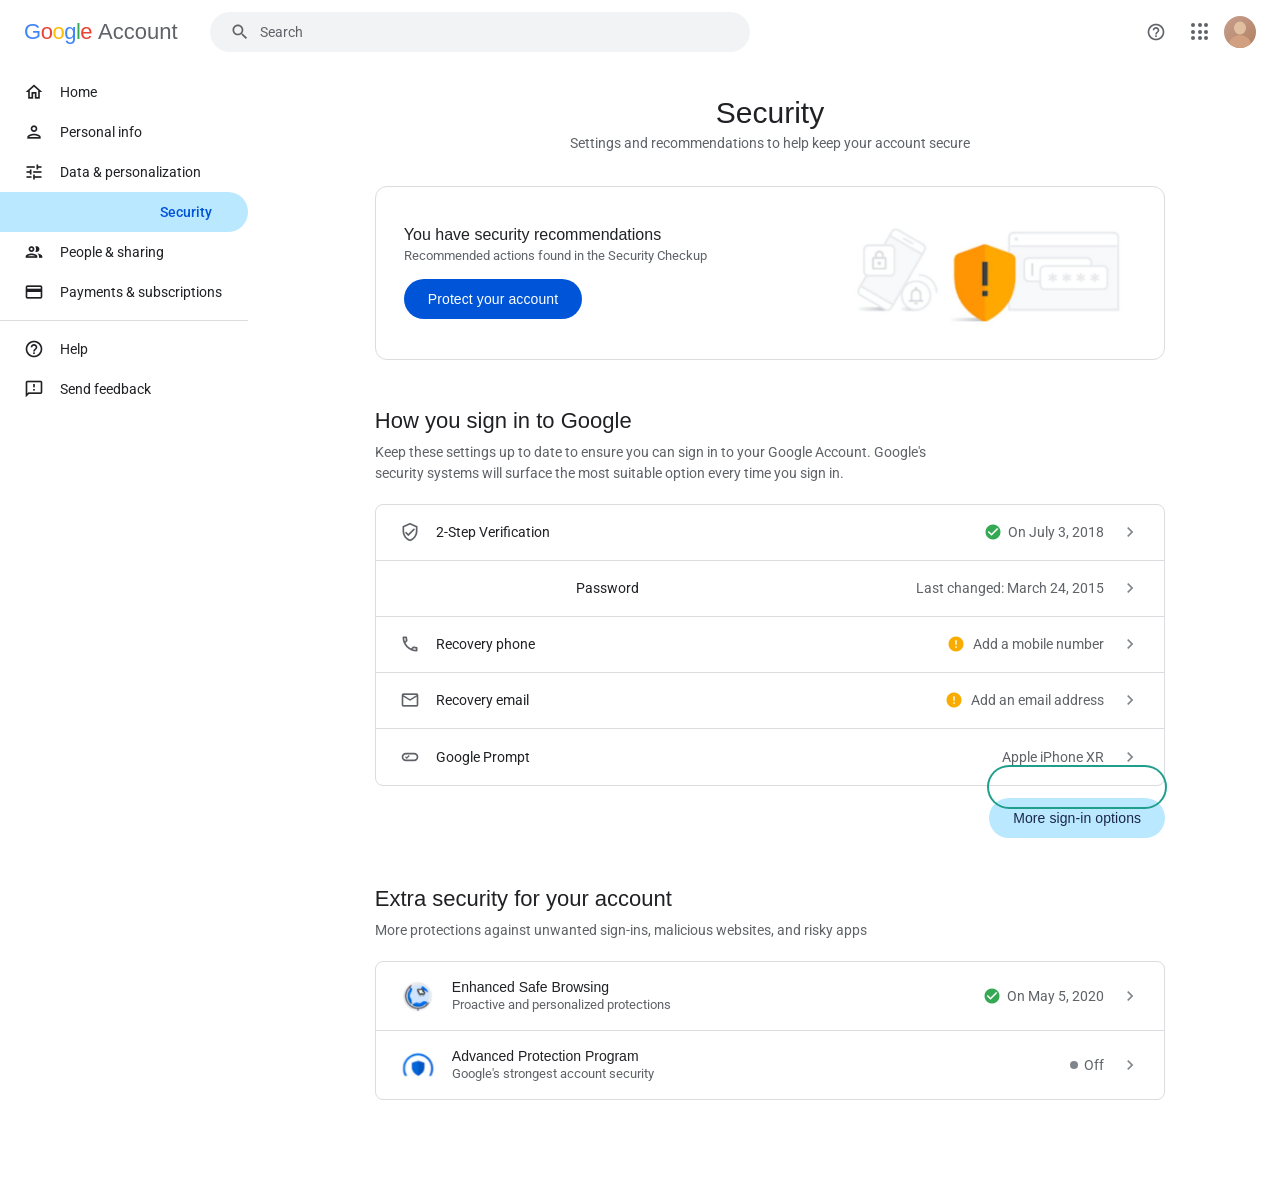
<file: prototypes/google-security/google-security-v3-tour.html>
<!DOCTYPE html>
<html lang="en">
<head>
<meta charset="UTF-8">
<meta name="viewport" content="width=device-width, initial-scale=1.0">
<title>Google Account – Security</title>
<link href="https://fonts.googleapis.com/css2?family=Google+Sans:wght@400;500&family=Google+Sans+Text:wght@400;500&family=Roboto:wght@300;400;500&display=swap" rel="stylesheet">
<link href="https://fonts.googleapis.com/icon?family=Material+Icons&display=swap" rel="stylesheet">
<link href="https://fonts.googleapis.com/icon?family=Material+Icons+Outlined&display=swap" rel="stylesheet">
<style>
  *, *::before, *::after { margin: 0; padding: 0; box-sizing: border-box; }

  :root {
    --blue: #0054D8;
    --blue-light: #B9E8FF;
    --blue-bg: #e8f0fe;
    --blue-hover: #003da6;
    --text-1: #202124;
    --text-2: #5f6368;
    --text-3: #80868b;
    --border: #dadce0;
    --bg: #fff;
    --hover: #f1f3f4;
    --green: #188038;
    --green-icon: #34a853;
    --yellow: #f9ab00;
    --illus-bg: #e8eef7;
    --radius: 8px;
  }

  html { font-size: 16px; -webkit-font-smoothing: antialiased; }
  body {
    font-family: 'Google Sans Text', 'Roboto', sans-serif;
    background: var(--bg); color: var(--text-1); min-height: 100vh;
  }

  /* ═══ ICON HELPERS ═══ */
  .mi {
    font-family: 'Material Icons Outlined'; font-size: 20px;
    font-weight: normal; font-style: normal; line-height: 1;
    letter-spacing: normal; text-transform: none;
    display: inline-flex; align-items: center; justify-content: center;
    white-space: nowrap; direction: ltr;
    -webkit-font-smoothing: antialiased;
    color: var(--text-2);
  }
  .mi-filled {
    font-family: 'Material Icons'; font-size: 18px;
    font-weight: normal; font-style: normal; line-height: 1;
    letter-spacing: normal; text-transform: none;
    display: inline-flex; align-items: center; justify-content: center;
    width: 18px; height: 18px;
    white-space: nowrap; direction: ltr;
    -webkit-font-smoothing: antialiased;
  }

  /* ═══ TOP NAV ═══ */
  .topnav {
    display: flex; align-items: center; justify-content: space-between;
    padding: 8px 24px; border-bottom: none;
    position: sticky; top: 0; background: var(--bg); z-index: 10000; height: 64px;
  }
  .topnav-left { display: flex; align-items: center; }
  .glogo {
    font-family: 'Google Sans', sans-serif; font-size: 22px; font-weight: 500;
    letter-spacing: -0.5px; display: flex; cursor: pointer; user-select: none;
  }
  .glogo .c1 { color: #4285f4; } .glogo .c2 { color: #ea4335; }
  .glogo .c3 { color: #fbbc04; } .glogo .c4 { color: #4285f4; }
  .glogo .c5 { color: #34a853; } .glogo .c6 { color: #ea4335; }
  .glogo-label {
    font-family: 'Google Sans Text', sans-serif; font-size: 22px;
    color: var(--text-2); margin-left: 6px; font-weight: 400;
  }
  .searchbox {
    display: flex; align-items: center; gap: 10px;
    background: var(--hover); border-radius: 24px;
    padding: 10px 20px; width: 540px; margin-left: 32px;
  }
  .searchbox .mi { font-size: 20px; }
  .searchbox span { font-size: 16px; color: var(--text-2); font-family: 'Roboto', sans-serif; }
  .topnav-right { display: flex; align-items: center; gap: 4px; }
  .icon-btn {
    width: 40px; height: 40px; border-radius: 50%;
    display: flex; align-items: center; justify-content: center;
    cursor: pointer; border: none; background: transparent;
    transition: background 0.15s;
  }
  .icon-btn:hover { background: var(--hover); }
  .avatar {
    width: 32px; height: 32px; border-radius: 50%;
    overflow: hidden; cursor: pointer;
  }
  .avatar img { width: 100%; height: 100%; object-fit: cover; }
  .apps-grid {
    display: grid; grid-template-columns: repeat(3, 1fr);
    width: 18px; height: 18px; gap: 2px;
  }
  .apps-grid span { width: 4px; height: 4px; border-radius: 50%; background: var(--text-2); }

  /* ═══ M3 ROUNDED BUTTONS ═══ */
  .btn-filled {
    display: inline-flex; align-items: center; gap: 8px;
    padding: 0 24px; border-radius: 20px;
    background: var(--blue); color: #fff;
    font-family: 'Google Sans', sans-serif;
    font-size: 14px; font-weight: 500;
    border: none; cursor: pointer;
    transition: background 0.15s, box-shadow 0.2s;
    letter-spacing: 0.1px; height: 40px;
    white-space: nowrap;
  }
  .btn-filled:hover { background: var(--blue-hover); box-shadow: 0 1px 3px rgba(0,0,0,0.2); }

  .btn-outlined {
    display: inline-flex; align-items: center; gap: 8px;
    padding: 0 24px; border-radius: 20px;
    border: none; background: #B9E8FF;
    color: #1B2649; font-family: 'Google Sans', sans-serif;
    font-size: 14px; font-weight: 500; cursor: pointer;
    transition: background 0.15s; letter-spacing: 0.1px; height: 40px;
  }
  .btn-outlined:hover { background: #a4def9; }

  .btn-tonal {
    display: inline-flex; align-items: center; gap: 6px;
    padding: 0 24px; border-radius: 20px;
    border: none; background: #dff3ff;
    color: var(--blue); font-family: 'Google Sans', sans-serif;
    font-size: 14px; font-weight: 500; cursor: pointer;
    transition: background 0.15s; letter-spacing: 0.1px; height: 40px;
    position: relative; z-index: 1;
  }
  .btn-tonal:hover { background: #c5e4ff; }
  .btn-tonal .mi {
    font-size: 18px; color: var(--blue);
    transition: transform 0.3s cubic-bezier(0.4, 0, 0.2, 1);
  }

  /* ═══ MODAL ═══ */
  .modal-overlay {
    display: none; position: fixed; inset: 0;
    background: rgba(0,0,0,0.4); z-index: 10001;
    align-items: center; justify-content: center;
  }
  .modal-overlay.active { display: flex; }
  .modal {
    position: relative;
    background: var(--bg); border-radius: 16px;
    padding: 32px; max-width: 460px; width: 90%;
    max-height: 90vh; overflow-y: auto;
    box-shadow: 0 8px 32px rgba(0,0,0,0.2);
  }
  .modal-close {
    display: none;
    position: absolute; top: 12px; right: 12px;
    width: 40px; height: 40px;
    background: none; border: none;
    cursor: pointer; color: var(--text-1);
    padding: 0; line-height: 1;
    border-radius: 50%;
  }
  .modal-close:hover { background: var(--hover); }
  .modal-close .mi { font-size: 24px; }
  .modal h3 {
    font-family: 'Google Sans', sans-serif;
    font-size: 18px; font-weight: 500; margin-bottom: 12px;
  }
  .modal p {
    font-size: 14px; color: var(--text-2); line-height: 1.5;
    margin-bottom: 24px;
  }
  .modal-grid {
    display: grid; grid-template-columns: 1fr 1fr; gap: 12px;
    margin-bottom: 24px;
  }
  .modal-card {
    border: 1px solid var(--border); border-radius: 12px;
    padding: 20px 16px; display: flex; align-items: center;
    gap: 12px; cursor: pointer; transition: background 0.12s;
  }
  .modal-card:hover { background: var(--hover); }
  .modal-card img { width: 36px; height: 36px; object-fit: contain; flex-shrink: 0; }
  .modal-card svg { flex-shrink: 0; }
  .modal-card span {
    font-size: 14px; font-weight: 500;
    font-family: 'Google Sans', sans-serif;
  }
  .modal-footer {
    display: flex; justify-content: space-between;
  }
  .modal-footer button {
    background: none; border: none; cursor: pointer;
    font-family: 'Google Sans', sans-serif; font-size: 14px;
    font-weight: 500; color: var(--blue); padding: 8px 20px;
    border-radius: 20px; transition: background 0.15s;
  }
  .modal-footer button:hover { background: #dff3ff; }
  .modal-illus {
    display: flex; align-items: center;
    justify-content: center; margin-bottom: 24px;
  }
  .modal-illus svg { max-width: 100%; height: auto; }
  .page { display: none; } .page.active { display: block; }

  /* ═══ SECURITY HOME ═══ */
  .layout { display: flex; min-height: calc(100vh - 64px); }

  .sidebar {
    width: 260px; border-right: none;
    padding: 8px 12px 8px 0; flex-shrink: 0;
  }
  .sb-item {
    display: flex; align-items: center; gap: 16px;
    padding: 0 24px; height: 40px; font-size: 14px;
    color: var(--text-1); cursor: pointer; border: none;
    background: none; width: 100%; text-align: left;
    font-family: 'Google Sans Text', 'Roboto', sans-serif;
    transition: background 0.12s; border-radius: 0 20px 20px 0;
  }
  .sb-item:hover { background: var(--hover); }
  .sb-item.active {
    color: var(--blue); background: var(--blue-light);
    font-weight: 500;
  }
  .sb-item .mi { font-size: 20px; color: inherit; }
  .sb-divider { height: 1px; background: var(--border); margin: 8px 0; }

  .main {
    flex: 1; width: 68%; max-width: 68%;
    margin: 0 auto; padding: 32px 40px 80px;
  }
  .main-title {
    font-family: 'Google Sans', sans-serif;
    font-size: 30px; font-weight: 400; text-align: center;
    margin-bottom: 4px;
  }
  .main-sub {
    font-size: 14px; color: var(--text-2);
    text-align: center; margin-bottom: 32px; line-height: 1.4;
  }

  /* ── Rec Banner ── */
  .rec-banner {
    background: var(--bg); border: 1px solid var(--border);
    border-radius: 12px; padding: 24px 28px;
    display: flex; align-items: center; gap: 16px;
    margin-bottom: 48px;
  }
  .rec-banner-text {
    flex: 1 1 auto; min-width: 0;
    display: flex; flex-direction: column; align-items: flex-start;
  }
  .rec-banner-text h3, .rec-banner-text p { max-width: 640px; }
  .rec-banner-text h3 {
    font-family: 'Google Sans', sans-serif;
    font-size: 16px; font-weight: 500; margin-bottom: 4px;
  }
  .rec-banner-text p {
    font-size: 13px; color: var(--text-2); margin-bottom: 16px;
  }
  .rec-hero {
    max-height: 120px; height: auto; width: auto;
    max-width: 100%; min-width: 0;
    flex: 0 1 auto; object-fit: contain;
  }

  /* ── Sections ── */
  .sec-h {
    font-family: 'Google Sans', sans-serif;
    font-size: 22px; font-weight: 400; margin-bottom: 8px;
  }
  .sec-p {
    font-size: 14px; color: var(--text-2);
    margin-bottom: 20px; line-height: 1.5; max-width: 580px;
  }

  /* ── Rows ── */
  .card {
    border: 1px solid var(--border); border-radius: var(--radius);
    overflow: hidden; margin-bottom: 12px;
  }
  .row {
    display: flex; align-items: center;
    padding: 16px 24px; gap: 16px;
    cursor: pointer; transition: background 0.12s;
    border-bottom: 1px solid var(--border); min-height: 56px;
  }
  .row:last-child { border-bottom: none; }
  .row:hover { background: var(--hover); }
  .row-icon { display: flex; align-items: center; flex-shrink: 0; }
  .row-icon .mi { font-size: 20px; }
  .row-label { flex: 1; font-size: 14px; color: var(--text-1); }
  .row-val {
    display: flex; align-items: center; gap: 8px;
    font-size: 14px; color: var(--text-2); flex-shrink: 0;
  }
  .row-arrow { display: flex; align-items: center; flex-shrink: 0; }
  .row-arrow .mi { font-size: 20px; color: var(--text-3); }

  /* Status: filled icons, 18x18, dark grey text */
  .status-on {
    display: inline-flex; align-items: center; gap: 6px;
    color: var(--text-2); font-size: 14px;
  }
  .status-on .mi-filled { color: var(--green-icon); }

  .warn-badge {
    display: inline-flex; align-items: center; justify-content: center;
    flex-shrink: 0;
  }
  .warn-badge .mi-filled { color: var(--yellow); }

  .status-off {
    display: inline-flex; align-items: center; gap: 6px;
    color: var(--text-2); font-size: 14px;
  }
  .status-off .dot {
    width: 8px; height: 8px; border-radius: 50%;
    background: var(--text-3); flex-shrink: 0;
  }

  .more-wrap { display: flex; justify-content: flex-end; margin-bottom: 48px; }

  /* ── Extra security icon circle ── */
  .extra-icon {
    width: 36px; height: 36px; border-radius: 50%;
    display: flex; align-items: center; justify-content: center;
    flex-shrink: 0; background: var(--blue-light);
  }
  .extra-icon .mi { font-size: 20px; color: var(--blue); }
  .extra-icon-img {
    width: 36px; height: 36px; flex-shrink: 0;
    display: flex; align-items: center; justify-content: center;
  }
  .extra-text {
    flex: 1; min-width: 0;
  }
  .extra-title {
    font-size: 14px; font-weight: 500; color: var(--text-1);
    font-family: 'Google Sans', sans-serif;
  }
  .extra-sub { font-size: 13px; color: var(--text-2); margin-top: 2px; }


  /* ═══ SIGN-IN OPTIONS PAGE ═══ */
  .opts-layout {
    width: 68%; max-width: 68%; margin: 0 auto; padding: 0 24px 80px;
  }
  .pg-header {
    display: flex; align-items: center; gap: 16px; padding: 12px 24px;
    position: sticky; top: 64px; background: var(--bg); z-index: 9999;
    border-bottom: 1px solid transparent; transition: border-color 0.2s;
  }
  .pg-header.scrolled {
    border-bottom-color: var(--border);
  }
  .back-btn {
    display: flex; align-items: center; justify-content: center;
    width: 40px; height: 40px; border-radius: 50%;
    cursor: pointer; border: none; background: none;
    transition: background 0.15s;
  }
  .back-btn:hover { background: var(--hover); }
  .back-btn .mi { font-size: 24px; color: var(--text-1); }
  .pg-title {
    font-family: 'Google Sans', sans-serif;
    font-size: 22px; font-weight: 400;
  }

  .hero { display: none; }
  .hero-sub {
    text-align: center; color: var(--text-2);
    font-size: 14px; line-height: 1.5; margin-bottom: 36px;
  }

  /* ── Opt sections ── */
  .opt { margin-bottom: 80px; }
  .opt-head {
    display: flex; align-items: flex-start; gap: 20px;
    padding: 8px 0 20px;
  }
  .opt-head.flip { flex-direction: row-reverse; }
  .opt-illus {
    width: 50%; min-width: 50%; height: 130px;
    border-radius: var(--radius); overflow: hidden; flex-shrink: 0;
    background: #f8f9fa;
  }
  .opt-illus svg { width: 100%; height: 100%; }
  .opt-info h2 {
    font-family: 'Google Sans', sans-serif;
    font-size: 22px; font-weight: 400;
    margin-bottom: 8px; line-height: 1.3;
  }
  .opt-info p { font-size: 14px; color: var(--text-2); line-height: 1.5; }

  .pill-wrap {
    display: flex; justify-content: center; padding: 8px 0;
    position: relative;
  }
  .pill-wrap::before {
    content: ''; position: absolute; top: 50%; left: 0; right: 0;
    height: 1px; background: #e8eaed; transform: translateY(-50%);
  }
  .opt.open .btn-tonal .mi { transform: rotate(90deg); }
  .opt.open + .sep { display: none; }
  .opt.open .pill-wrap { display: none; }

  .opt-detail {
    max-height: 0; overflow: hidden; opacity: 0;
    transition: max-height 0.4s cubic-bezier(0.4, 0, 0.2, 1), opacity 0.3s ease;
  }
  .opt.open .opt-detail { max-height: 600px; opacity: 1; }

  .opt-card {
    border: 1px solid var(--border); border-radius: var(--radius);
    overflow: hidden; margin-bottom: 8px;
  }
  .opt-row {
    display: flex; align-items: center;
    padding: 14px 20px; gap: 14px;
    cursor: pointer; transition: background 0.12s;
    border-bottom: 1px solid var(--border); min-height: 52px;
  }
  .opt-row:last-child { border-bottom: none; }
  .opt-row:hover { background: var(--hover); }
  .opt-row-icon { display: flex; align-items: center; flex-shrink: 0; }
  .opt-row-icon .mi { font-size: 20px; color: var(--text-2); }
  .opt-row-label { flex: 1; font-size: 14px; }
  .opt-row-val {
    display: flex; align-items: center; gap: 8px;
    font-size: 14px; color: var(--text-2); flex-shrink: 0;
  }
  .opt-row-arrow { display: flex; align-items: center; flex-shrink: 0; }
  .opt-row-arrow .mi { font-size: 20px; color: var(--text-3); }

  .info-link {
    display: flex; align-items: center;
    padding: 12px 20px; gap: 12px;
    border: 1px solid var(--border); border-radius: var(--radius);
    margin-bottom: 8px; cursor: pointer;
    transition: background 0.12s; color: var(--text-1);
  }
  .info-link:hover { background: #dff3ff; }
  .info-link .mi { font-size: 20px; color: var(--blue); }
  .info-link span { flex: 1; font-size: 14px; }
  .info-link .arr .mi { font-size: 20px; color: var(--blue); }

  .phone-lbl {
    padding: 14px 20px 4px; font-size: 14px; font-weight: 500;
    font-family: 'Google Sans', sans-serif;
  }
  .phone-desc {
    padding: 0 20px 10px; font-size: 12px;
    color: var(--text-2); line-height: 1.5;
  }

  .sep { display: none; }

  /* ========== Guided tour ========== */
  #tour-root { position: absolute; inset: 0; pointer-events: none; z-index: 9997; }
  .tour-spotlight, .tour-ring, .tour-tooltip {
    position: absolute; pointer-events: none;
  }
  .tour-spotlight {
    box-shadow: 0 0 0 9999px rgba(15,23,42,0.55);
    border-radius: 8px; z-index: 9998;
    opacity: 0; transition: opacity 0.4s ease;
  }
  .tour-spotlight.tour-dim { opacity: 1; }
  .tour-ring.tour-hidden { opacity: 0; animation: none; }
  .tour-ring {
    border-radius: 8px; z-index: 9999;
    box-shadow: 0 0 0 2px rgba(32,158,140,1);
    animation: tour-pulse 1.3s infinite;
  }
  @keyframes tour-pulse {
    0%   { box-shadow: 0 0 0 2px rgba(32,158,140,1), 0 0 0 0   rgba(32,158,140,0.6); }
    70%  { box-shadow: 0 0 0 2px rgba(32,158,140,1), 0 0 0 18px rgba(32,158,140,0); }
    100% { box-shadow: 0 0 0 2px rgba(32,158,140,1), 0 0 0 0   rgba(32,158,140,0); }
  }
  .tour-tooltip {
    pointer-events: auto; background: #fff; border-radius: 12px;
    box-shadow: 0 12px 36px rgba(0,0,0,0.28), 0 2px 6px rgba(0,0,0,0.12);
    padding: 16px 18px 14px; max-width: 320px; z-index: 10000;
    font-family: 'Google Sans','Roboto',sans-serif;
    transition: top 0.3s cubic-bezier(0.4,0,0.2,1), left 0.3s cubic-bezier(0.4,0,0.2,1), opacity 0.2s ease;
  }
  .tour-tooltip h4 { margin: 0 0 6px; font-size: 15px; font-weight: 500; color: #202124; }
  .tour-tooltip p  { margin: 0 0 14px; font-size: 13px; color: #5f6368; line-height: 1.5; }
  .tour-actions    { display: flex; justify-content: space-between; align-items: center; gap: 8px; }
  .tour-step       { font-size: 12px; color: #80868b; }
  .tour-tooltip button {
    font-family: inherit; font-size: 13px; font-weight: 500;
    border: none; background: none; cursor: pointer; border-radius: 999px;
    padding: 7px 16px;
  }
  .tour-skip { color: #5f6368; }
  .tour-skip:hover { background: #f1f3f4; }
  .tour-next { background: #1a73e8; color: #fff; }
  .tour-next:hover { background: #1765cc; }
  .tour-restart {
    position: fixed; bottom: 20px; right: 20px; z-index: 150;
    background: #7BB3A6; color: #0A4038; border: none; border-radius: 999px;
    padding: 10px 18px; font-family: 'Google Sans','Roboto',sans-serif;
    font-size: 13px; font-weight: 500; cursor: pointer;
    box-shadow: 0 4px 14px rgba(0,0,0,0.18);
    display: none; align-items: center; gap: 8px;
  }
  .tour-restart .mi { font-size: 18px; color: #0A4038; line-height: 1; display: inline-flex; align-items: center; }
  .tour-restart:hover { background: #f1f3f4; }

  /* Tablet: collapse sidebar into horizontal tabs; keep default image; fluid content */
  @media (max-width: 768px) {
    .opt-head { flex-direction: column !important; gap: 14px; }
    .opt-illus { width: 100%; min-width: 0; height: 100px; }
    .layout { flex-direction: column; }
    .sidebar {
      display: flex; flex-direction: row; width: 100%; padding: 0;
      overflow-x: auto; overflow-y: hidden;
      border-bottom: 1px solid var(--border);
      position: sticky; top: 64px; background: var(--bg); z-index: 9999;
      -webkit-overflow-scrolling: touch;
      scrollbar-width: none;
    }
    .sidebar::-webkit-scrollbar { display: none; }
    .sb-divider, .sb-divider ~ .sb-item { display: none; }
    .sb-item {
      flex: 0 0 auto; width: auto; height: 48px;
      padding: 0 16px; border-radius: 0;
      border-bottom: 2px solid transparent;
      gap: 8px; white-space: nowrap; font-size: 14px;
    }
    .sb-item .mi { display: none; }
    .sb-item:hover { background: transparent; }
    .sb-item.active {
      background: transparent; color: var(--text-1);
      border-bottom-color: var(--text-1);
    }
    .main { width: 100%; max-width: 720px; margin: 0 auto; padding: 24px 20px 60px; }
    .searchbox { display: none; }
    .opts-layout { width: 100%; max-width: 720px; margin: 0 auto; }

    /* Fluid inner content */
    .main-title { font-size: 26px; }
    .rec-banner { padding: 20px 20px; gap: 12px; }
    .rec-banner-text { flex: 1 1 auto; max-width: none; }
    .rec-banner-text h3, .rec-banner-text p { max-width: none; }
    .sec-p { max-width: 100%; }
    .row { padding: 14px 18px; gap: 12px; }
  }

  /* Mobile: container gets narrow — swap hero to SVG */
  @media (max-width: 576px) {
    .rec-hero { height: 140px; max-height: 140px; width: auto; }

    /* Stack row label + status, keep caret right-aligned & centered */
    .row {
      display: grid;
      grid-template-columns: auto minmax(0, 1fr) auto;
      column-gap: 12px; row-gap: 2px;
      align-items: center;
    }
    .row-icon, .extra-icon, .extra-icon-img {
      grid-column: 1; grid-row: 1 / span 2;
      align-self: center;
    }
    .row-label, .extra-text {
      grid-column: 2; grid-row: 1;
    }
    .row-val {
      grid-column: 2; grid-row: 2;
      justify-self: start;
    }
    .row-arrow {
      grid-column: 3; grid-row: 1 / span 2;
      align-self: center;
    }

    /* Sign-in options page: stack status beneath label, caret right-centered */
    .opt-row {
      display: grid;
      grid-template-columns: auto minmax(0, 1fr) auto;
      column-gap: 12px; row-gap: 2px;
      align-items: center;
    }
    .opt-row-icon {
      grid-column: 1; grid-row: 1 / span 2;
      align-self: center;
    }
    .opt-row-label {
      grid-column: 2; grid-row: 1;
    }
    .opt-row-val {
      grid-column: 2; grid-row: 2;
      justify-self: start;
    }
    .opt-row-arrow {
      grid-column: 3; grid-row: 1 / span 2;
      align-self: center;
    }

    /* Security keys modal: fullscreen on mobile with X close in top-right */
    .modal-overlay.active {
      align-items: stretch;
      justify-content: stretch;
      z-index: 10001;
    }
    .modal {
      width: 100vw !important;
      max-width: 100% !important;
      height: 100vh;
      max-height: 100vh;
      border-radius: 0;
      padding: 56px 20px 24px;
    }
    .modal-close { display: inline-flex !important; align-items: center; justify-content: center; }
    .modal-grid { gap: 10px; }
    .modal-card { padding: 14px 12px; gap: 10px; }
    .modal-card img { width: 28px; height: 28px; }
    .modal-card span { font-size: 13px; }
  }

  @media (max-width: 420px) {
    /* Very narrow: stack the options */
    .modal-grid { grid-template-columns: 1fr; }
  }
</style>
</head>
<body>

<!-- ═══ TOP NAV ═══ -->
<nav class="topnav">
  <div class="topnav-left">
    <div class="glogo" onclick="showPage('home')">
      <span class="c1">G</span><span class="c2">o</span><span class="c3">o</span><span class="c4">g</span><span class="c5">l</span><span class="c6">e</span>
    </div>
    <span class="glogo-label">Account</span>
    <div class="searchbox">
      <svg width="20" height="20" viewBox="0 0 24 24" fill="#5f6368"><path d="M15.5 14h-.79l-.28-.27C15.41 12.59 16 11.11 16 9.5 16 5.91 13.09 3 9.5 3S3 5.91 3 9.5 5.91 16 9.5 16c1.61 0 3.09-.59 4.23-1.57l.27.28v.79l5 4.99L20.49 19l-4.99-5zm-6 0C7.01 14 5 11.99 5 9.5S7.01 5 9.5 5 14 7.01 14 9.5 11.99 14 9.5 14z"/></svg>
      <span style="font-size:14px">Search</span>
    </div>
  </div>
  <div class="topnav-right">
    <button class="icon-btn"><span class="mi">help_outline</span></button>
    <button class="icon-btn">
      <div class="apps-grid"><span></span><span></span><span></span><span></span><span></span><span></span><span></span><span></span><span></span></div>
    </button>
    <div class="avatar"><img src="data:image/svg+xml,%3Csvg xmlns='http://www.w3.org/2000/svg' width='64' height='64'%3E%3Cdefs%3E%3ClinearGradient id='bg' x1='0' y1='0' x2='1' y2='1'%3E%3Cstop offset='0%25' stop-color='%23c8a090'/%3E%3Cstop offset='100%25' stop-color='%23b08060'/%3E%3C/linearGradient%3E%3C/defs%3E%3Crect width='64' height='64' fill='url(%23bg)'/%3E%3Cellipse cx='32' cy='24' rx='12' ry='13' fill='%23e0c0a0'/%3E%3Cellipse cx='32' cy='58' rx='22' ry='20' fill='%23d0a080'/%3E%3C/svg%3E" alt="Profile"></div>
  </div>
</nav>


<!-- ═══ PAGE 1: SECURITY HOME ═══ -->
<div class="page active" id="page-home">
  <div class="layout">
    <aside class="sidebar">
      <button class="sb-item"><span class="mi">home</span>Home</button>
      <button class="sb-item"><span class="mi">person</span>Personal info</button>
      <button class="sb-item"><span class="mi">tune</span>Data & personalization</button>
      <button class="sb-item active"><span class="mi">shield</span>Security</button>
      <button class="sb-item"><span class="mi">people</span>People & sharing</button>
      <button class="sb-item"><span class="mi">payment</span>Payments & subscriptions</button>
      <div class="sb-divider"></div>
      <button class="sb-item"><span class="mi">help_outline</span>Help</button>
      <button class="sb-item"><span class="mi">feedback</span>Send feedback</button>
    </aside>

    <main class="main">
      <h1 class="main-title">Security</h1>
      <p class="main-sub">Settings and recommendations to help keep your account secure</p>

      <div class="rec-banner">
        <div class="rec-banner-text">
          <h3>You have security recommendations</h3>
          <p>Recommended actions found in the Security Checkup</p>
          <button class="btn-filled">Protect your account</button>
        </div>
        <picture>
          <source srcset="[data-uri]" type="image/svg+xml" media="(max-width: 576px)">
          <img class="rec-hero" src="[data-uri]" alt="Security recommendations">
        </picture>
      </div>

      <h2 class="sec-h">How you sign in to Google</h2>
      <p class="sec-p">Keep these settings up to date to ensure you can sign in to your Google Account. Google's security systems will surface the most suitable option every time you sign in.</p>

      <div class="card">
        <div class="row">
          <div class="row-icon"><span class="mi">verified_user</span></div>
          <div class="row-label">2-Step Verification</div>
          <div class="row-val">
            <span class="status-on"><span class="mi-filled">check_circle</span> On July 3, 2018</span>
          </div>
          <div class="row-arrow"><span class="mi">chevron_right</span></div>
        </div>
        <div class="row">
          <div class="row-icon"><span class="mi">password</span></div>
          <div class="row-label">Password</div>
          <div class="row-val">Last changed: March 24, 2015</div>
          <div class="row-arrow"><span class="mi">chevron_right</span></div>
        </div>
        <div class="row">
          <div class="row-icon"><span class="mi">phone</span></div>
          <div class="row-label">Recovery phone</div>
          <div class="row-val">
            <span class="warn-badge"><span class="mi-filled" style="color:var(--yellow)">error</span></span>
            Add a mobile number
          </div>
          <div class="row-arrow"><span class="mi">chevron_right</span></div>
        </div>
        <div class="row">
          <div class="row-icon"><span class="mi">mail</span></div>
          <div class="row-label">Recovery email</div>
          <div class="row-val">
            <span class="warn-badge"><span class="mi-filled" style="color:var(--yellow)">error</span></span>
            Add an email address
          </div>
          <div class="row-arrow"><span class="mi">chevron_right</span></div>
        </div>
        <div class="row">
          <div class="row-icon"><svg width="20" height="20" viewBox="0 0 24 24" fill="#5f6368" xmlns="http://www.w3.org/2000/svg"><path d="M7 17C5.61667 17 4.4375 16.5125 3.4625 15.5375C2.4875 14.5625 2 13.3833 2 12C2 10.6167 2.4875 9.4375 3.4625 8.4625C4.4375 7.4875 5.61667 7 7 7H17C18.3833 7 19.5625 7.4875 20.5375 8.4625C21.5125 9.4375 22 10.6167 22 12C22 13.3833 21.5125 14.5625 20.5375 15.5375C19.5625 16.5125 18.3833 17 17 17H7ZM7 15H17C17.8333 15 18.5417 14.7083 19.125 14.125C19.7083 13.5417 20 12.8333 20 12C20 11.1667 19.7083 10.4583 19.125 9.875C18.5417 9.29167 17.8333 9 17 9H7C6.16667 9 5.45833 9.29167 4.875 9.875C4.29167 10.4583 4 11.1667 4 12C4 12.8333 4.29167 13.5417 4.875 14.125C5.45833 14.7083 6.16667 15 7 15ZM8.05 14.3L11.6 10.75L10.55 9.7L8.05 12.2L7.05 11.2L6 12.25L8.05 14.3Z"/></svg></div>
          <div class="row-label">Google Prompt</div>
          <div class="row-val">Apple iPhone XR</div>
          <div class="row-arrow"><span class="mi">chevron_right</span></div>
        </div>
      </div>

      <div class="more-wrap">
        <button class="btn-outlined" onclick="showPage('options')">More sign-in options</button>
      </div>

      <h2 class="sec-h">Extra security for your account</h2>
      <p class="sec-p">More protections against unwanted sign-ins, malicious websites, and risky apps</p>

      <div class="card">
        <div class="row">
          <div class="extra-icon-img">
            <img src="[data-uri]" alt="Enhanced Safe Browsing" style="width:36px;height:36px;object-fit:contain;">
          </div>
          <div class="extra-text">
            <div class="extra-title">Enhanced Safe Browsing</div>
            <div class="extra-sub">Proactive and personalized protections</div>
          </div>
          <div class="row-val">
            <span class="status-on"><span class="mi-filled">check_circle</span> On May 5, 2020</span>
          </div>
          <div class="row-arrow"><span class="mi">chevron_right</span></div>
        </div>
        <div class="row">
          <div class="extra-icon-img">
            <img src="[data-uri]" alt="Advanced Protection Program" style="width:36px;height:36px;object-fit:contain;">
          </div>
          <div class="extra-text">
            <div class="extra-title">Advanced Protection Program</div>
            <div class="extra-sub">Google's strongest account security</div>
          </div>
          <div class="row-val">
            <span class="status-off"><span class="dot"></span> Off</span>
          </div>
          <div class="row-arrow"><span class="mi">chevron_right</span></div>
        </div>
      </div>


    </main>
  </div>
</div>


<!-- ═══ PAGE 2: SIGN-IN OPTIONS ═══ -->
<div class="page" id="page-options">
  <div class="pg-header">
    <button class="back-btn" onclick="showPage('home')">
      <span class="mi">arrow_back</span>
    </button>
    <h1 class="pg-title">What sign-in options are right for you?</h1>
  </div>

  <div class="opts-layout">

    <div class="hero">
      <svg viewBox="0 0 560 120" preserveAspectRatio="xMidYMid meet">
        <rect width="560" height="120" rx="8" fill="#f8f9fa"/>
        <!-- Phone with lock -->
        <rect x="132" y="28" width="32" height="56" rx="5" fill="#fff" stroke="#dadce0" stroke-width="1.5"/>
        <rect x="137" y="38" width="22" height="34" rx="1" fill="#f1f3f4"/>
        <circle cx="148" cy="78" r="2.5" fill="none" stroke="#dadce0" stroke-width="1"/>
        <rect x="140" y="20" width="16" height="12" rx="3" fill="#fff" stroke="#dadce0" stroke-width="1.5"/>
        <rect x="145" y="16" width="6" height="6" rx="3" fill="none" stroke="#dadce0" stroke-width="1.5"/>
        <circle cx="148" cy="26" r="1.5" fill="#dadce0"/>
        <!-- Bell icon -->
        <circle cx="108" cy="72" r="12" fill="none" stroke="#dadce0" stroke-width="1.5"/>
        <path d="M104 74 L104 68 Q104 64 108 64 Q112 64 112 68 L112 74" fill="none" stroke="#bdc1c6" stroke-width="1.5" stroke-linecap="round"/>
        <line x1="103" y1="74" x2="113" y2="74" stroke="#bdc1c6" stroke-width="1.5" stroke-linecap="round"/>
        <circle cx="108" cy="77" r="1.5" fill="#bdc1c6"/>
        <!-- Central shield -->
        <path d="M280 20 L264 29 L264 54 C264 69 271 79 280 84 C289 79 296 69 296 54 L296 29 Z" fill="#f1f3f4" stroke="#dadce0" stroke-width="1.5"/>
        <path d="M273 50 L278 55 L289 42" stroke="#bdc1c6" stroke-width="2.5" fill="none" stroke-linecap="round" stroke-linejoin="round"/>
        <!-- Browser window -->
        <rect x="380" y="26" width="64" height="50" rx="4" fill="#fff" stroke="#dadce0" stroke-width="1.5"/>
        <line x1="380" y1="38" x2="444" y2="38" stroke="#dadce0" stroke-width="1"/>
        <circle cx="387" cy="32" r="1.5" fill="#dadce0"/>
        <circle cx="393" cy="32" r="1.5" fill="#dadce0"/>
        <circle cx="399" cy="32" r="1.5" fill="#dadce0"/>
        <rect x="387" y="44" width="8" height="4" rx="1" fill="#e8eaed"/>
        <rect x="398" y="44" width="36" height="4" rx="2" fill="#e8eaed"/>
        <circle cx="403" cy="46" r="1" fill="#bdc1c6"/>
        <circle cx="409" cy="46" r="1" fill="#bdc1c6"/>
        <circle cx="415" cy="46" r="1" fill="#bdc1c6"/>
        <circle cx="421" cy="46" r="1" fill="#bdc1c6"/>
        <rect x="387" y="54" width="46" height="4" rx="2" fill="#e8eaed"/>
        <rect x="387" y="63" width="30" height="4" rx="2" fill="#e8eaed"/>
        <!-- Key icon -->
        <circle cx="450" cy="72" r="9" fill="#f1f3f4" stroke="#dadce0" stroke-width="1.5"/>
        <circle cx="450" cy="72" r="3.5" fill="#fff" stroke="#dadce0" stroke-width="1"/>
        <rect x="457" y="70" width="14" height="4" rx="2" fill="#f1f3f4" stroke="#dadce0" stroke-width="1"/>
      </svg>
    </div>
    <p class="hero-sub">
      There are many ways you can securely sign in to your Google account.<br>
      Take a look at the options we have available for you.
    </p>

    <!-- Section 1: 2SV (always open) -->
    <div class="opt open" id="opt-2sv">
      <div class="opt-head flip">
        <div class="opt-illus">
          <svg viewBox="0 0 200 130"><rect width="200" height="130" rx="8" fill="#f8f9fa"/>
            <!-- Shield with checkmark -->
            <path d="M100 18 L78 28 L78 56 C78 74 88 86 100 92 C112 86 122 74 122 56 L122 28 Z" fill="#f1f3f4" stroke="#dadce0" stroke-width="1.5"/>
            <path d="M91 52 L97 58 L111 42" stroke="#bdc1c6" stroke-width="3" fill="none" stroke-linecap="round" stroke-linejoin="round"/>
            <!-- Phone -->
            <rect x="138" y="36" width="24" height="42" rx="4" fill="#fff" stroke="#dadce0" stroke-width="1.5"/>
            <rect x="142" y="44" width="16" height="24" rx="1" fill="#f1f3f4"/>
            <circle cx="150" cy="73" r="2" fill="none" stroke="#dadce0" stroke-width="1"/>
            <!-- Key -->
            <circle cx="48" cy="56" r="9" fill="#f1f3f4" stroke="#dadce0" stroke-width="1.5"/>
            <circle cx="48" cy="56" r="3.5" fill="#fff" stroke="#dadce0" stroke-width="1"/>
            <rect x="55" y="54" width="14" height="4" rx="2" fill="#f1f3f4" stroke="#dadce0" stroke-width="1"/>
            <rect x="64" y="54" width="3" height="8" rx="1" fill="#f1f3f4" stroke="#dadce0" stroke-width="1"/>
          </svg>
        </div>
        <div class="opt-info">
          <h2>Recommended for 2-Step Verification</h2>
          <p>This info helps ensure you can always access your account when 2-Step Verification is on</p>
        </div>
      </div>
      <div class="opt-detail">
        <div class="opt-card">
          <div class="opt-row">
            <div class="opt-row-icon"><span class="mi">phone</span></div>
            <div class="opt-row-label">Recovery phone</div>
            <div class="opt-row-val"><span class="warn-badge"><span class="mi-filled" style="color:var(--yellow)">error</span></span> Add a mobile number</div>
            <div class="opt-row-arrow"><span class="mi">chevron_right</span></div>
          </div>
          <div class="opt-row">
            <div class="opt-row-icon"><span class="mi">mail</span></div>
            <div class="opt-row-label">Recovery email</div>
            <div class="opt-row-val"><span class="warn-badge"><span class="mi-filled" style="color:var(--yellow)">error</span></span> Add an email address</div>
            <div class="opt-row-arrow"><span class="mi">chevron_right</span></div>
          </div>
          <div class="opt-row">
            <div class="opt-row-icon"><svg width="20" height="20" viewBox="0 0 24 24" fill="#5f6368" xmlns="http://www.w3.org/2000/svg"><path d="M7 17C5.61667 17 4.4375 16.5125 3.4625 15.5375C2.4875 14.5625 2 13.3833 2 12C2 10.6167 2.4875 9.4375 3.4625 8.4625C4.4375 7.4875 5.61667 7 7 7H17C18.3833 7 19.5625 7.4875 20.5375 8.4625C21.5125 9.4375 22 10.6167 22 12C22 13.3833 21.5125 14.5625 20.5375 15.5375C19.5625 16.5125 18.3833 17 17 17H7ZM7 15H17C17.8333 15 18.5417 14.7083 19.125 14.125C19.7083 13.5417 20 12.8333 20 12C20 11.1667 19.7083 10.4583 19.125 9.875C18.5417 9.29167 17.8333 9 17 9H7C6.16667 9 5.45833 9.29167 4.875 9.875C4.29167 10.4583 4 11.1667 4 12C4 12.8333 4.29167 13.5417 4.875 14.125C5.45833 14.7083 6.16667 15 7 15ZM8.05 14.3L11.6 10.75L10.55 9.7L8.05 12.2L7.05 11.2L6 12.25L8.05 14.3Z"/></svg></div>
            <div class="opt-row-label">Google Prompt</div>
            <div class="opt-row-val">Pixel 3</div>
            <div class="opt-row-arrow"><span class="mi">chevron_right</span></div>
          </div>
        </div>
        <div class="info-link">
          <svg width="20" height="20" viewBox="0 0 24 24" fill="#0054D8" xmlns="http://www.w3.org/2000/svg"><path d="M12 21L5 17.2V11.2L1 9L12 3L23 9V17H21V10.1L19 11.2V17.2L12 21ZM12 12.7L18.85 9L12 5.3L5.15 9L12 12.7ZM12 18.725L17 16.025V12.25L12 15L7 12.25V16.025L12 18.725Z"/></svg>
          <span>How do you use these sign-in methods?</span>
          <div class="arr"><span class="mi" style="color:var(--text-3)">chevron_right</span></div>
        </div>
      </div>
    </div>

    <div class="sep"></div>

    <!-- Section 2: Unphishable -->
    <div class="opt" id="opt-unphish">
      <div class="opt-head">
        <div class="opt-illus">
          <svg viewBox="0 0 200 130"><rect width="200" height="130" rx="8" fill="#f8f9fa"/>
            <!-- Security key body -->
            <rect x="42" y="44" width="80" height="42" rx="8" fill="#fff" stroke="#dadce0" stroke-width="1.5"/>
            <!-- Key ring hole -->
            <circle cx="72" cy="65" r="12" fill="#f1f3f4" stroke="#dadce0" stroke-width="1.5"/>
            <circle cx="72" cy="65" r="5" fill="#fff" stroke="#dadce0" stroke-width="1"/>
            <!-- Key teeth -->
            <rect x="82" y="63" width="28" height="4" rx="2" fill="#f1f3f4" stroke="#dadce0" stroke-width="1"/>
            <rect x="102" y="59" width="4" height="12" rx="1.5" fill="#f1f3f4" stroke="#dadce0" stroke-width="1"/>
            <!-- USB connector -->
            <rect x="122" y="56" width="22" height="18" rx="3" fill="#e8eaed" stroke="#dadce0" stroke-width="1.5"/>
            <rect x="127" y="61" width="3" height="8" rx="1" fill="#bdc1c6"/>
            <rect x="133" y="61" width="3" height="8" rx="1" fill="#bdc1c6"/>
            <!-- Lock badge -->
            <rect x="34" y="28" width="18" height="15" rx="3" fill="#e8eaed" stroke="#dadce0" stroke-width="1.5"/>
            <rect x="39" y="22" width="8" height="8" rx="4" fill="none" stroke="#dadce0" stroke-width="1.5"/>
            <circle cx="43" cy="36" r="1.5" fill="#bdc1c6"/>
          </svg>
        </div>
        <div class="opt-info">
          <h2>Unphishable: a physical device only you have</h2>
          <p>Signing in would require both your password and a physical security key, protecting your account even if your password gets stolen</p>
        </div>
      </div>
      <div class="pill-wrap"><button class="btn-tonal" onclick="toggleOpt('opt-unphish')">See your options <span class="mi" style="color:var(--blue)">chevron_right</span></button></div>
      <div class="opt-detail">
        <div class="opt-card">
          <div class="opt-row">
            <div class="opt-row-icon"><svg width="20" height="20" viewBox="0 0 24 24" fill="#5f6368" xmlns="http://www.w3.org/2000/svg"><path d="M14 1C14.55 1 15.0208 1.19583 15.4125 1.5875C15.8042 1.97917 16 2.45 16 3L16 6C16.55 6 17.0208 6.19583 17.4125 6.5875C17.8042 6.97917 18 7.45 18 8L18 21C18 21.55 17.8042 22.0208 17.4125 22.4125C17.0208 22.8042 16.55 23 16 23L8 23C7.45 23 6.97917 22.8042 6.5875 22.4125C6.19583 22.0208 6 21.55 6 21L6 8C6 7.45 6.19583 6.97917 6.5875 6.5875C6.97917 6.19583 7.45 6 8 6L8 3C8 2.45 8.19583 1.97917 8.5875 1.5875C8.97917 1.19583 9.45 1 10 1L14 1ZM12 11.5C11.1667 11.5 10.4583 11.7917 9.875 12.375C9.29167 12.9583 9 13.6667 9 14.5C9 15.3333 9.29167 16.0417 9.875 16.625C10.4583 17.2083 11.1667 17.5 12 17.5C12.8333 17.5 13.5417 17.2083 14.125 16.625C14.7083 16.0417 15 15.3333 15 14.5C15 13.6667 14.7083 12.9583 14.125 12.375C13.5417 11.7917 12.8333 11.5 12 11.5ZM14 3L10 3L10 6L14 6L14 3ZM16 8L8 8L8 21L16 21L16 8ZM12 13.5C12.2833 13.5 12.5208 13.5958 12.7125 13.7875C12.9042 13.9792 13 14.2167 13 14.5C13 14.7833 12.9042 15.0208 12.7125 15.2125C12.5208 15.4042 12.2833 15.5 12 15.5C11.7167 15.5 11.4792 15.4042 11.2875 15.2125C11.0958 15.0208 11 14.7833 11 14.5C11 14.2167 11.0958 13.9792 11.2875 13.7875C11.4792 13.5958 11.7167 13.5 12 13.5Z"/></svg></div>
            <div class="opt-row-label">Security keys</div>
            <div class="opt-row-val">2 security keys</div>
            <div class="opt-row-arrow"><span class="mi">chevron_right</span></div>
          </div>
        </div>
        <div class="info-link" onclick="openModal()">
          <svg width="20" height="20" viewBox="0 0 24 24" fill="#0054D8" xmlns="http://www.w3.org/2000/svg"><path d="M12 21L5 17.2V11.2L1 9L12 3L23 9V17H21V10.1L19 11.2V17.2L12 21ZM12 12.7L18.85 9L12 5.3L5.15 9L12 12.7ZM12 18.725L17 16.025V12.25L12 15L7 12.25V16.025L12 18.725Z"/></svg>
          <span>How to use security keys</span>
          <div class="arr"><span class="mi" style="color:var(--text-3)">chevron_right</span></div>
        </div>
      </div>
    </div>

    <div class="sep"></div>

    <!-- Section 3: Convenient -->
    <div class="opt" id="opt-phone">
      <div class="opt-head">
        <div class="opt-illus">
          <svg viewBox="0 0 200 130"><rect width="200" height="130" rx="8" fill="#f8f9fa"/>
            <!-- Phone -->
            <rect x="72" y="14" width="56" height="102" rx="8" fill="#fff" stroke="#dadce0" stroke-width="1.5"/>
            <rect x="79" y="27" width="42" height="70" rx="2" fill="#f1f3f4"/>
            <!-- Notification -->
            <rect x="85" y="38" width="30" height="18" rx="4" fill="#e8eaed" stroke="#dadce0" stroke-width="1"/>
            <circle cx="92" cy="47" r="3.5" fill="#fff" stroke="#dadce0" stroke-width="1"/>
            <rect x="98" y="44" width="12" height="2" rx="1" fill="#dadce0"/>
            <rect x="98" y="48" width="8" height="2" rx="1" fill="#dadce0"/>
            <!-- Check mark -->
            <path d="M94 72 L98 76 L106 66" stroke="#bdc1c6" stroke-width="2.5" fill="none" stroke-linecap="round" stroke-linejoin="round"/>
            <!-- Home bar -->
            <rect x="90" y="104" width="20" height="3" rx="1.5" fill="#e8eaed"/>
            <!-- Signal waves -->
            <path d="M138 55 Q144 49 144 61" stroke="#dadce0" stroke-width="1.5" fill="none" stroke-linecap="round"/>
            <path d="M144 49 Q152 40 152 66" stroke="#dadce0" stroke-width="1.5" fill="none" stroke-linecap="round"/>
            <path d="M150 43 Q160 32 160 72" stroke="#dadce0" stroke-width="1.5" fill="none" stroke-linecap="round"/>
            <!-- Bell icon -->
            <circle cx="52" cy="78" r="12" fill="none" stroke="#dadce0" stroke-width="1.5"/>
            <path d="M48 80 L48 74 Q48 70 52 70 Q56 70 56 74 L56 80" fill="none" stroke="#bdc1c6" stroke-width="1.5" stroke-linecap="round"/>
            <line x1="47" y1="80" x2="57" y2="80" stroke="#bdc1c6" stroke-width="1.5" stroke-linecap="round"/>
            <circle cx="52" cy="83" r="1.5" fill="#bdc1c6"/>
          </svg>
        </div>
        <div class="opt-info">
          <h2>Convenient: use your phone to sign in securely</h2>
          <p>If your phone is always with you, it's the easiest sign-in method</p>
        </div>
      </div>
      <div class="pill-wrap"><button class="btn-tonal" onclick="toggleOpt('opt-phone')">See your options <span class="mi" style="color:var(--blue)">chevron_right</span></button></div>
      <div class="opt-detail">
        <div class="opt-card">
          <div class="phone-lbl">Sign in with your phone</div>
          <div class="phone-desc">Google's security systems will surface the most suitable option every time you sign in</div>
          <div class="opt-row">
            <div class="opt-row-icon"><span class="mi">sms</span></div>
            <div class="opt-row-label">SMS verification</div>
            <div class="opt-row-val">(415) 555-1234</div>
            <div class="opt-row-arrow"><span class="mi">chevron_right</span></div>
          </div>
          <div class="opt-row">
            <div class="opt-row-icon"><svg width="20" height="20" viewBox="0 0 24 24" fill="#5f6368" xmlns="http://www.w3.org/2000/svg"><path d="M2 7V2H7V4H4V7H2ZM2 22V17H4V20H7V22H2ZM17 22V20H20V17H22V22H17ZM20 7V4H17V2H22V7H20ZM17.5 17.5H19V19H17.5V17.5ZM17.5 14.5H19V16H17.5V14.5ZM16 16H17.5V17.5H16V16ZM14.5 17.5H16V19H14.5V17.5ZM13 16H14.5V17.5H13V16ZM16 13H17.5V14.5H16V13ZM14.5 14.5H16V16H14.5V14.5ZM13 13H14.5V14.5H13V13ZM19 5V11H13V5H19ZM11 13V19H5V13H11ZM11 5V11H5V5H11ZM9.5 17.5V14.5H6.5V17.5H9.5ZM9.5 9.5V6.5H6.5V9.5H9.5ZM17.5 9.5V6.5H14.5V9.5H17.5Z"/></svg></div>
            <div class="opt-row-label">Authenticator app</div>
            <div class="opt-row-val">Google Authenticator</div>
            <div class="opt-row-arrow"><span class="mi">chevron_right</span></div>
          </div>
        </div>
        <div class="info-link">
          <svg width="20" height="20" viewBox="0 0 24 24" fill="#0054D8" xmlns="http://www.w3.org/2000/svg"><path d="M12 21L5 17.2V11.2L1 9L12 3L23 9V17H21V10.1L19 11.2V17.2L12 21ZM12 12.7L18.85 9L12 5.3L5.15 9L12 12.7ZM12 18.725L17 16.025V12.25L12 15L7 12.25V16.025L12 18.725Z"/></svg>
          <span>How to use your phone to sign in securely</span>
          <div class="arr"><span class="mi" style="color:var(--text-3)">chevron_right</span></div>
        </div>
      </div>
    </div>

    <div class="sep"></div>

    <!-- Section 4: Backup -->
    <div class="opt" id="opt-backup">
      <div class="opt-head">
        <div class="opt-illus">
          <svg viewBox="0 0 200 130"><rect width="200" height="130" rx="8" fill="#f8f9fa"/>
            <!-- Document -->
            <rect x="60" y="16" width="64" height="88" rx="4" fill="#fff" stroke="#dadce0" stroke-width="1.5"/>
            <!-- Fold corner -->
            <path d="M104 16 L124 36 L104 36 Z" fill="#f1f3f4" stroke="#dadce0" stroke-width="1"/>
            <!-- Code lines -->
            <rect x="72" y="46" width="26" height="3" rx="1.5" fill="#e8eaed"/>
            <rect x="102" y="46" width="12" height="3" rx="1.5" fill="#e8eaed"/>
            <rect x="72" y="55" width="18" height="3" rx="1.5" fill="#e8eaed"/>
            <rect x="94" y="55" width="18" height="3" rx="1.5" fill="#e8eaed"/>
            <rect x="72" y="64" width="30" height="3" rx="1.5" fill="#e8eaed"/>
            <rect x="72" y="73" width="22" height="3" rx="1.5" fill="#e8eaed"/>
            <rect x="98" y="73" width="14" height="3" rx="1.5" fill="#e8eaed"/>
            <rect x="72" y="82" width="16" height="3" rx="1.5" fill="#e8eaed"/>
            <rect x="72" y="91" width="24" height="3" rx="1.5" fill="#e8eaed"/>
            <!-- Grid / numpad -->
            <rect x="140" y="42" width="28" height="28" rx="4" fill="#fff" stroke="#dadce0" stroke-width="1.5"/>
            <line x1="149" y1="42" x2="149" y2="70" stroke="#e8eaed" stroke-width="1"/>
            <line x1="159" y1="42" x2="159" y2="70" stroke="#e8eaed" stroke-width="1"/>
            <line x1="140" y1="51" x2="168" y2="51" stroke="#e8eaed" stroke-width="1"/>
            <line x1="140" y1="61" x2="168" y2="61" stroke="#e8eaed" stroke-width="1"/>
            <!-- Printer -->
            <rect x="28" y="58" width="20" height="14" rx="3" fill="#fff" stroke="#dadce0" stroke-width="1.5"/>
            <rect x="31" y="50" width="14" height="10" rx="1" fill="#f1f3f4" stroke="#dadce0" stroke-width="1"/>
            <rect x="33" y="70" width="10" height="8" rx="1" fill="#f1f3f4" stroke="#dadce0" stroke-width="1"/>
          </svg>
        </div>
        <div class="opt-info">
          <h2>For backup: printed sign-in codes</h2>
          <p>Backup codes can be printed and entered when signing in, for example if you travel and Google wants to know it's really you</p>
        </div>
      </div>
      <div class="pill-wrap"><button class="btn-tonal" onclick="toggleOpt('opt-backup')">See your options <span class="mi" style="color:var(--blue)">chevron_right</span></button></div>
      <div class="opt-detail">
        <div class="opt-card">
          <div class="opt-row">
            <div class="opt-row-icon"><span class="mi">pin</span></div>
            <div class="opt-row-label">Backup code</div>
            <div class="opt-row-val">No backup codes</div>
            <div class="opt-row-arrow"><span class="mi">chevron_right</span></div>
          </div>
        </div>
        <div class="info-link">
          <svg width="20" height="20" viewBox="0 0 24 24" fill="#0054D8" xmlns="http://www.w3.org/2000/svg"><path d="M12 21L5 17.2V11.2L1 9L12 3L23 9V17H21V10.1L19 11.2V17.2L12 21ZM12 12.7L18.85 9L12 5.3L5.15 9L12 12.7ZM12 18.725L17 16.025V12.25L12 15L7 12.25V16.025L12 18.725Z"/></svg>
          <span>How to use printed sign-in codes</span>
          <div class="arr"><span class="mi" style="color:var(--text-3)">chevron_right</span></div>
        </div>
      </div>
    </div>

  </div>
</div>

<!-- ═══ SECURITY KEYS MODAL ═══ -->
<div class="modal-overlay" id="modal-keys" onclick="if(event.target===this)closeAllModals()">
  <div class="modal">
    <button class="modal-close" aria-label="Close" onclick="closeAllModals()"><span class="mi">close</span></button>
    <h3>How to sign in with security keys</h3>
    <p>After entering your password, you'll need to use your key to complete the sign-in. Click the images to see how.</p>
    <div class="modal-grid">
      <div class="modal-card" onclick="openUsb()">
        <img src="images/with USB.png" alt="With USB">
        <span>With USB</span>
      </div>
      <div class="modal-card" onclick="openNfc()">
        <img src="images/with NFC.png" alt="With NFC">
        <span>With NFC</span>
      </div>
      <div class="modal-card" onclick="openBt()">
        <img src="images/with bluetooth.png" alt="With Bluetooth">
        <span>With Bluetooth</span>
      </div>
      <div class="modal-card" onclick="openPhone()">
        <img src="images/with built-in key.png" alt="With phone's built-in key">
        <span>With phone's<br>built-in key</span>
      </div>
    </div>
    <div class="modal-footer" style="justify-content:flex-end;">
      <button onclick="closeAllModals()">Close</button>
    </div>
  </div>
</div>


<!-- ═══ USB DETAIL MODAL ═══ -->
<div class="modal-overlay" id="modal-usb" onclick="if(event.target===this)closeAllModals()">
  <div class="modal" style="max-width:540px;">
    <button class="modal-close" aria-label="Close" onclick="closeAllModals()"><span class="mi">close</span></button>
    <h3>To sign in with your security key using USB</h3>
    <div class="modal-illus">
      <svg viewBox="0 0 280 140" width="280" height="140">
        <!-- Laptop body -->
        <rect x="40" y="20" width="140" height="90" rx="6" fill="#fff" stroke="#dadce0" stroke-width="1.5"/>
        <!-- Screen -->
        <rect x="48" y="28" width="124" height="72" rx="2" fill="#f1f3f4"/>
        <!-- Screen content: lock icon -->
        <rect x="100" y="46" width="20" height="18" rx="3" fill="#e8eaed" stroke="#dadce0" stroke-width="1"/>
        <rect x="105" y="38" width="10" height="10" rx="5" fill="none" stroke="#dadce0" stroke-width="1.5"/>
        <circle cx="110" cy="56" r="2" fill="#bdc1c6"/>
        <!-- Laptop base -->
        <rect x="30" y="110" width="160" height="8" rx="3" fill="#e8eaed" stroke="#dadce0" stroke-width="1"/>
        <!-- USB Key -->
        <rect x="190" y="50" width="50" height="24" rx="5" fill="#fff" stroke="#dadce0" stroke-width="1.5"/>
        <circle cx="210" cy="62" r="6" fill="#f1f3f4" stroke="#dadce0" stroke-width="1"/>
        <circle cx="210" cy="62" r="2.5" fill="#fff" stroke="#dadce0" stroke-width="0.8"/>
        <rect x="220" y="58" width="12" height="8" rx="2" fill="#e8eaed" stroke="#dadce0" stroke-width="1"/>
        <!-- Arrow showing insertion -->
        <path d="M195 42 L185 42 L190 36 Z" fill="#bdc1c6"/>
        <line x1="190" y1="42" x2="190" y2="48" stroke="#bdc1c6" stroke-width="1.5"/>
        <!-- USB port on laptop -->
        <rect x="178" y="56" width="14" height="12" rx="1" fill="#e8eaed" stroke="#dadce0" stroke-width="1"/>
      </svg>
    </div>
    <p style="font-size:15px; color:var(--text-1); line-height:1.6; margin-bottom:20px;">After you enter your email address and password to sign in, you'll be prompted to connect your security key.</p>
    <ol style="padding-left:24px; margin-bottom:24px; color:var(--text-1); font-size:15px; line-height:1.8;">
      <li style="margin-bottom:12px;">Insert your security key into a USB port on your computer.</li>
      <li style="margin-bottom:12px;">If asked, tap the button or gold disc on your key.</li>
      <li>You'll see a confirmation once your identity is verified.</li>
    </ol>
    <div class="modal-footer">
      <button onclick="backToKeys('modal-usb')">Back</button>
      <button onclick="closeAllModals()">Close</button>
    </div>
  </div>
</div>


<!-- ═══ NFC DETAIL MODAL ═══ -->
<div class="modal-overlay" id="modal-nfc" onclick="if(event.target===this)closeAllModals()">
  <div class="modal" style="max-width:540px;">
    <button class="modal-close" aria-label="Close" onclick="closeAllModals()"><span class="mi">close</span></button>
    <h3>To sign in with your security key using NFC</h3>
    <div class="modal-illus">
      <img src="images/NFC.gif" alt="How to sign in with NFC" style="max-width:100%; height:auto; border-radius:8px;">
    </div>
    <p style="font-size:15px; color:var(--text-1); line-height:1.6; margin-bottom:20px;">After you enter your email address and password to sign in, you'll be prompted to connect your security key.</p>
    <ol style="padding-left:24px; margin-bottom:24px; color:var(--text-1); font-size:15px; line-height:1.8;">
      <li style="margin-bottom:12px;">Hold your security key flat against the back of your phone, at the center of the top edge.</li>
      <li>You'll see a checkmark on your phone's screen when it connects.</li>
    </ol>
    <div class="modal-footer">
      <button onclick="backToKeys('modal-nfc')">Back</button>
      <button onclick="closeAllModals()">Close</button>
    </div>
  </div>
</div>


<!-- ═══ BLUETOOTH DETAIL MODAL ═══ -->
<div class="modal-overlay" id="modal-bt" onclick="if(event.target===this)closeAllModals()">
  <div class="modal" style="max-width:540px;">
    <button class="modal-close" aria-label="Close" onclick="closeAllModals()"><span class="mi">close</span></button>
    <h3>To sign in with your security key using Bluetooth</h3>
    <div class="modal-illus">
      <svg viewBox="0 0 280 140" width="280" height="140">
        <!-- Security key body -->
        <rect x="60" y="44" width="70" height="36" rx="8" fill="#fff" stroke="#dadce0" stroke-width="1.5"/>
        <!-- Key ring hole -->
        <circle cx="82" cy="62" r="8" fill="#f1f3f4" stroke="#dadce0" stroke-width="1"/>
        <circle cx="82" cy="62" r="3.5" fill="#fff" stroke="#dadce0" stroke-width="0.8"/>
        <!-- Button on key -->
        <circle cx="114" cy="62" r="5" fill="#e8eaed" stroke="#dadce0" stroke-width="1"/>
        <circle cx="114" cy="62" r="2" fill="#bdc1c6"/>
        <!-- Bluetooth symbol -->
        <path d="M160 50 L170 40 L165 40 L165 62 L170 62 L160 72 L170 82 L165 82 L165 62" stroke="#4285f4" stroke-width="2" fill="none" stroke-linecap="round" stroke-linejoin="round"/>
        <!-- Bluetooth waves -->
        <path d="M178 48 Q184 62 178 76" stroke="#93b8f7" stroke-width="1.5" fill="none" stroke-linecap="round"/>
        <path d="M185 42 Q193 62 185 82" stroke="#bdd0fa" stroke-width="1.5" fill="none" stroke-linecap="round"/>
        <!-- Laptop -->
        <rect x="198" y="36" width="56" height="42" rx="4" fill="#fff" stroke="#dadce0" stroke-width="1.2"/>
        <rect x="203" y="41" width="46" height="28" rx="1" fill="#f1f3f4"/>
        <!-- Laptop base -->
        <rect x="194" y="78" width="64" height="5" rx="2" fill="#e8eaed" stroke="#dadce0" stroke-width="1"/>
        <!-- Checkmark on laptop screen -->
        <path d="M218 50 L224 56 L236 44" stroke="#34a853" stroke-width="2" fill="none" stroke-linecap="round" stroke-linejoin="round"/>
      </svg>
    </div>
    <p style="font-size:15px; color:var(--text-1); line-height:1.6; margin-bottom:20px;">After you enter your email address and password to sign in, you'll be prompted to connect your security key via Bluetooth.</p>
    <ol style="padding-left:24px; margin-bottom:24px; color:var(--text-1); font-size:15px; line-height:1.8;">
      <li style="margin-bottom:12px;">Turn on your security key and make sure Bluetooth is enabled on your device.</li>
      <li style="margin-bottom:12px;">Follow the on-screen instructions to pair your key if it's not already paired.</li>
      <li>Press the button on your security key when prompted.</li>
    </ol>
    <div class="modal-footer">
      <button onclick="backToKeys('modal-bt')">Back</button>
      <button onclick="closeAllModals()">Close</button>
    </div>
  </div>
</div>


<!-- ═══ PHONE BUILT-IN KEY MODAL ═══ -->
<div class="modal-overlay" id="modal-phone" onclick="if(event.target===this)closeAllModals()">
  <div class="modal" style="max-width:540px;">
    <button class="modal-close" aria-label="Close" onclick="closeAllModals()"><span class="mi">close</span></button>
    <h3>To sign in using your phone's built-in security key</h3>
    <div class="modal-illus">
      <svg viewBox="0 0 280 140" width="280" height="140">
        <!-- Phone -->
        <rect x="70" y="10" width="56" height="100" rx="8" fill="#fff" stroke="#dadce0" stroke-width="1.5"/>
        <rect x="78" y="24" width="40" height="68" rx="2" fill="#f1f3f4"/>
        <circle cx="98" cy="104" r="2.5" fill="none" stroke="#dadce0" stroke-width="1"/>
        <!-- Shield on phone screen -->
        <path d="M98 34 L86 40 L86 56 C86 66 91 72 98 76 C105 72 110 66 110 56 L110 40 Z" fill="#e8f5e9" stroke="#34a853" stroke-width="1.2"/>
        <path d="M93 52 L96 55 L104 46" stroke="#34a853" stroke-width="2" fill="none" stroke-linecap="round" stroke-linejoin="round"/>
        <!-- Laptop -->
        <rect x="158" y="30" width="72" height="52" rx="5" fill="#fff" stroke="#dadce0" stroke-width="1.5"/>
        <rect x="165" y="37" width="58" height="36" rx="2" fill="#f1f3f4"/>
        <!-- Laptop base -->
        <rect x="150" y="82" width="88" height="6" rx="3" fill="#e8eaed" stroke="#dadce0" stroke-width="1"/>
        <!-- Laptop screen: "Confirm on phone" -->
        <rect x="174" y="46" width="40" height="6" rx="2" fill="#dadce0"/>
        <rect x="180" y="56" width="28" height="6" rx="2" fill="#e8eaed"/>
        <!-- Connection line -->
        <line x1="126" y1="60" x2="158" y2="60" stroke="#dadce0" stroke-width="1" stroke-dasharray="4,3"/>
        <!-- Bluetooth symbol between -->
        <path d="M140 52 L147 46 L143.5 46 L143.5 60 L147 60 L140 68 L147 74 L143.5 74 L143.5 60" stroke="#4285f4" stroke-width="1.5" fill="none" stroke-linecap="round" stroke-linejoin="round" transform="scale(0.7) translate(58, 16)"/>
      </svg>
    </div>
    <p style="font-size:15px; color:var(--text-1); line-height:1.6; margin-bottom:20px;">Your phone has a built-in security key that can be used as a second step to verify your identity when signing in.</p>
    <ol style="padding-left:24px; margin-bottom:24px; color:var(--text-1); font-size:15px; line-height:1.8;">
      <li style="margin-bottom:12px;">Make sure Bluetooth is turned on for both your phone and the device you're signing in on.</li>
      <li style="margin-bottom:12px;">On the device you're signing in on, follow the on-screen instructions.</li>
      <li>Check the notification on your phone and confirm the sign-in.</li>
    </ol>
    <div class="modal-footer">
      <button onclick="backToKeys('modal-phone')">Back</button>
      <button onclick="closeAllModals()">Close</button>
    </div>
  </div>
</div>


<!-- ═══ GUIDED TOUR OVERLAY ═══ -->
<div id="tour-root" style="display:none;">
  <div class="tour-spotlight" id="tour-spotlight"></div>
  <div class="tour-ring" id="tour-ring"></div>
</div>
<button class="tour-restart" id="tour-restart" onclick="resetTour()"><span class="mi">replay</span>Restart the tour</button>

<script>
  function openUsb() {
    document.getElementById('modal-keys').classList.remove('active');
    document.getElementById('modal-usb').classList.add('active');
  }
  function openNfc() {
    document.getElementById('modal-keys').classList.remove('active');
    document.getElementById('modal-nfc').classList.add('active');
  }
  function openBt() {
    document.getElementById('modal-keys').classList.remove('active');
    document.getElementById('modal-bt').classList.add('active');
  }
  function openPhone() {
    document.getElementById('modal-keys').classList.remove('active');
    document.getElementById('modal-phone').classList.add('active');
  }
  function backToKeys(fromId) {
    document.getElementById(fromId).classList.remove('active');
    document.getElementById('modal-keys').classList.add('active');
  }
  function closeAllModals() {
    var ids = ['modal-keys', 'modal-usb', 'modal-nfc', 'modal-bt', 'modal-phone'];
    var anyWasActive = ids.some(function(id) {
      return document.getElementById(id).classList.contains('active');
    });
    ids.forEach(function(id) {
      document.getElementById(id).classList.remove('active');
    });
    document.body.style.overflow = '';
    if (anyWasActive && typeof tourIdx !== 'undefined' && tourIdx >= 0) {
      endTour();
    }
  }
  function openModal() {
    document.getElementById('modal-keys').classList.add('active');
    document.body.style.overflow = 'hidden';
  }
  function closeModal() {
    closeAllModals();
  }
  function showPage(p) {
    if (p !== tourCurrentPage) {
      tourCurrentPage = p;
      tourPageArrivedAt = Date.now();
    }
    if (typeof tourAdvancing !== 'undefined' && tourAdvancing) {
      tourAdvancing = false;
    } else if (typeof tourIdx !== 'undefined' && tourIdx >= 0) {
      var currentStep = TOUR_STEPS[tourIdx];
      if (currentStep && currentStep.page !== p) {
        endTour();
      }
    }
    document.querySelectorAll('.page').forEach(el => el.classList.remove('active'));
    document.getElementById('page-' + (p === 'home' ? 'home' : 'options')).classList.add('active');
    var sb = document.querySelector('.searchbox');
    if (sb) sb.style.display = (p === 'home') ? '' : 'none';
    window.scrollTo(0, 0);
  }
  function toggleOpt(id) {
    var el = document.getElementById(id);
    el.classList.toggle('open');
    updateSeps();
  }
  function updateSeps() {
    document.querySelectorAll('.sep').forEach(function(sep) {
      var prev = sep.previousElementSibling;
      var next = sep.nextElementSibling;
      var hide = (prev && prev.classList.contains('open')) || (next && next.classList.contains('open'));
      sep.style.display = hide ? 'none' : '';
    });
  }
  // Hide seps on load for always-open sections
  updateSeps();
  // Show border on pg-header when scrolled
  window.addEventListener('scroll', function() {
    var h = document.querySelector('.pg-header');
    if (h) h.classList.toggle('scrolled', window.scrollY > 10);
  });
  window.addEventListener('keydown', function(e) {
    if (e.key === 'Escape') closeAllModals();
  });

  // ========== Guided tour ==========
  const TOUR_STEPS = [
    {
      page: 'home',
      scrollToSubOnClick: 2,
      target: () => document.querySelector('button.btn-outlined[onclick="showPage(\'options\')"]'),
      title: 'Start here',
      body: 'Click "More sign-in options" to explore all the ways you can sign in to your Google Account.'
    },
    {
      page: 'options',
      scrollToSubOnClick: 3,
      target: () => document.querySelector('#opt-unphish .btn-tonal'),
      title: 'Unphishable options',
      body: 'Expand this to see security keys — a physical device that protects you even if your password is stolen.'
    },
    {
      page: 'options',
      scrollToSubOnClick: 4,
      prepare: () => {
        var u = document.getElementById('opt-unphish');
        if (u && !u.classList.contains('open')) { u.classList.add('open'); updateSeps(); }
      },
      target: () => document.querySelector('#opt-unphish .info-link'),
      title: 'Explore security keys',
      body: 'Open this to see the different ways a security key can be used — USB, NFC, Bluetooth, or your phone\u2019s built-in key.'
    },
    {
      page: 'options',
      target: () => document.querySelector('.modal-card[onclick="openNfc()"]'),
      title: 'With NFC',
      body: 'See how to sign in using an NFC security key.',
      final: true
    }
  ];

  var tourIdx = -1;
  var tourTarget = null;
  var tourHandler = null;
  var tourRaf = null;
  var tourCurrentPage = null;
  var tourAdvancing = false;

  function startTour() {
    closeAllModals();
    tourIdx = 0;
    tourCurrentPage = null;
    var u = document.getElementById('opt-unphish');
    if (u && u.classList.contains('open')) { u.classList.remove('open'); updateSeps(); }
    document.getElementById('tour-root').style.display = 'block';
    document.getElementById('tour-restart').style.display = 'none';
    showPage('home');
    renderStep();
  }
  function endTour() {
    clearTourTarget();
    if (tourRaf) { cancelAnimationFrame(tourRaf); tourRaf = null; }
    document.getElementById('tour-ring').classList.add('tour-hidden');
    document.getElementById('tour-root').style.display = 'none';
    document.getElementById('tour-restart').style.display = 'inline-flex';
    tourAdvancing = false;
    tourIdx = -1;
  }
  function nextStep() {
    if (tourIdx < 0) return;
    if (tourIdx >= TOUR_STEPS.length - 1) return endTour();
    tourIdx++;
    renderStep();
  }
  function clearTourTarget() {
    if (tourTarget && tourHandler) {
      tourTarget.removeEventListener('click', tourHandler);
    }
    tourTarget = null; tourHandler = null;
  }
  function renderStep() {
    clearTourTarget();
    var step = TOUR_STEPS[tourIdx];
    if (!step) return endTour();
    var targetPageId = 'page-' + (step.page === 'home' ? 'home' : 'options');
    var targetPage = document.getElementById(targetPageId);
    if (targetPage && !targetPage.classList.contains('active')) showPage(step.page);
    if (step.prepare) step.prepare();
    requestAnimationFrame(function() {
      var el = step.target();
      if (!el) { setTimeout(renderStep, 80); return; }
      tourTarget = el;
      el.addEventListener('click', function() { tourAdvancing = true; }, { capture: true, once: true });
      tourHandler = function() {
        if (tourRaf) { cancelAnimationFrame(tourRaf); tourRaf = null; }
        document.getElementById('tour-ring').classList.add('tour-hidden');
        if (step.scrollToSubOnClick) {
          try { window.parent.postMessage({ type: 'scroll-to-sub', sub: step.scrollToSubOnClick }, '*'); } catch(_) {}
        }
        if (step.final) { endTour(); return; }
        setTimeout(nextStep, 320);
      };
      el.addEventListener('click', tourHandler, { once: true });
      positionTour();
      // Re-position after any accordion transition finishes (targets can shift)
      [100, 300, 500].forEach(function(ms) { setTimeout(positionTour, ms); });
      document.getElementById('tour-ring').classList.remove('tour-hidden');
    });
  }
  function positionTour() {
    if (!tourTarget) return;
    var r = tourTarget.getBoundingClientRect();
    var cs = window.getComputedStyle(tourTarget);
    var br = cs.borderRadius || '8px';
    var isFixed = false;
    var anc = tourTarget;
    while (anc && anc !== document.body) {
      if (window.getComputedStyle(anc).position === 'fixed') { isFixed = true; break; }
      anc = anc.parentElement;
    }
    // Raise tour above fullscreen modal overlays when highlighting a target inside one
    document.getElementById('tour-root').style.zIndex = isFixed ? '10002' : '';
    var top = isFixed ? r.top : r.top + window.scrollY;
    var left = isFixed ? r.left : r.left + window.scrollX;
    var el = document.getElementById('tour-ring');
    el.style.position = isFixed ? 'fixed' : 'absolute';
    el.style.top = top + 'px';
    el.style.left = left + 'px';
    el.style.width = r.width + 'px';
    el.style.height = r.height + 'px';
    el.style.borderRadius = br;
  }
  window.addEventListener('resize', positionTour);

  function resetTour() {
    clearTourTarget();
    if (tourRaf) { cancelAnimationFrame(tourRaf); tourRaf = null; }
    document.getElementById('tour-ring').classList.add('tour-hidden');
    document.getElementById('tour-root').style.display = 'none';
    document.getElementById('tour-restart').style.display = 'none';
    tourAdvancing = false;
    tourIdx = -1;
    tourCurrentPage = null;
    closeAllModals();
    var u = document.getElementById('opt-unphish');
    if (u && u.classList.contains('open')) { u.classList.remove('open'); updateSeps(); }
    showPage('home');
    window.scrollTo(0, 0);
    try { window.parent.postMessage({ type: 'scroll-to-sub', sub: 1 }, '*'); } catch(_) {}
    setTimeout(startTour, 300);
  }

  window.addEventListener('load', function() { setTimeout(startTour, 500); });
</script>
</body>
</html>
</file>
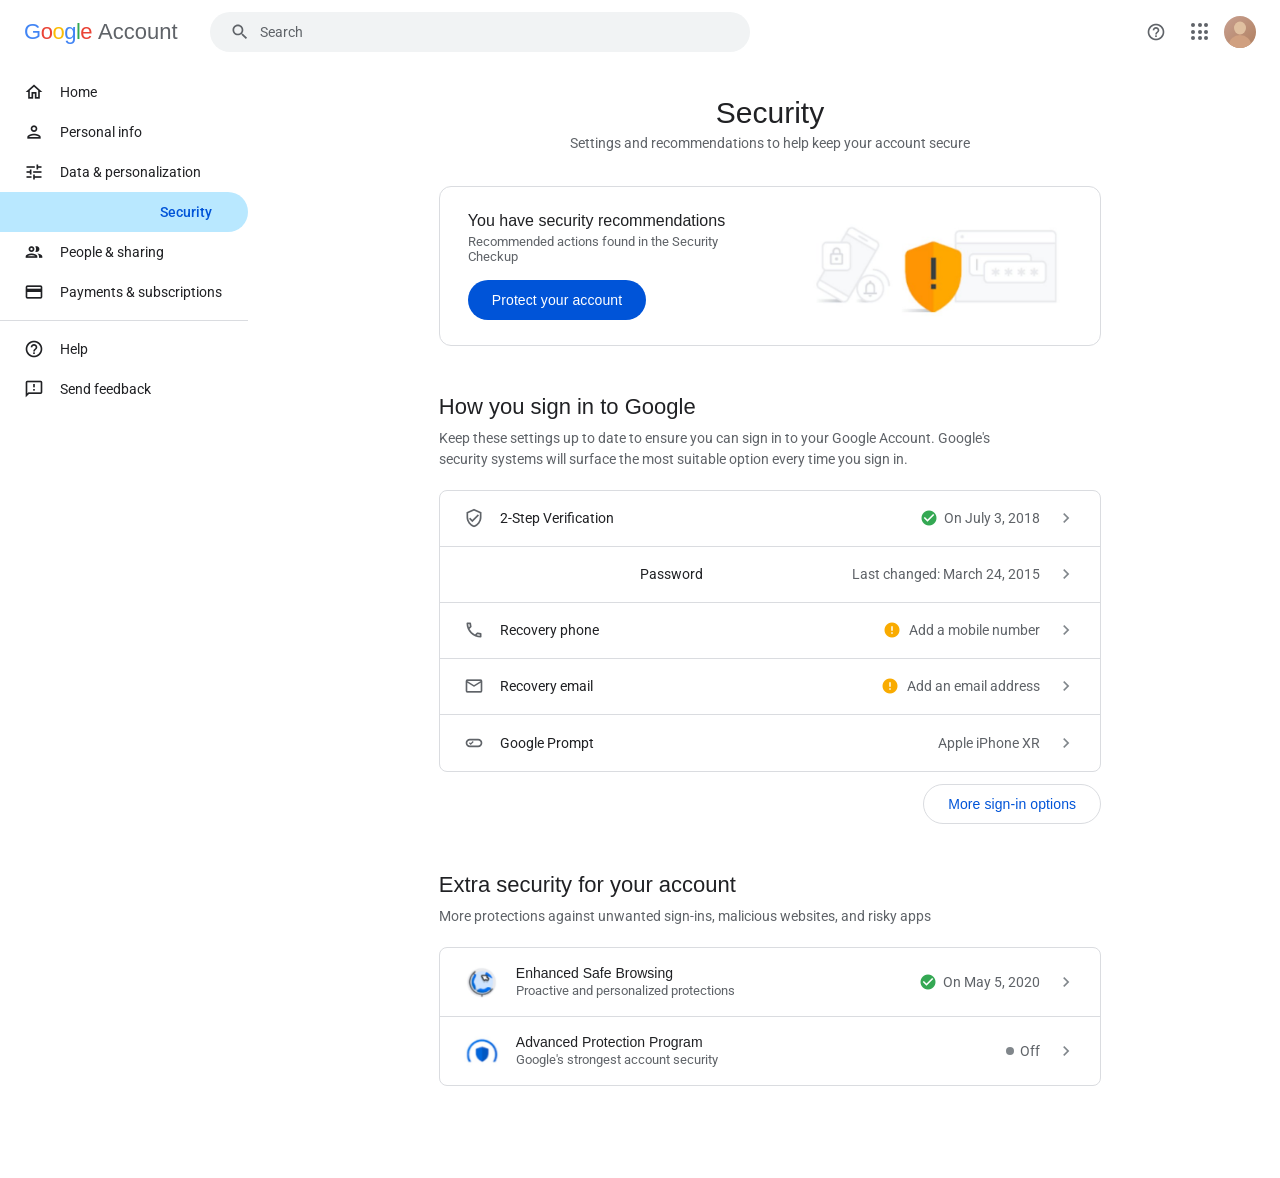
<file: prototypes/google-security/google-security-v3.html>
<!DOCTYPE html>
<html lang="en">
<head>
<meta charset="UTF-8">
<meta name="viewport" content="width=device-width, initial-scale=1.0">
<title>Google Account – Security</title>
<link href="https://fonts.googleapis.com/css2?family=Google+Sans:wght@400;500&family=Google+Sans+Text:wght@400;500&family=Roboto:wght@300;400;500&display=swap" rel="stylesheet">
<link href="https://fonts.googleapis.com/icon?family=Material+Icons&display=swap" rel="stylesheet">
<link href="https://fonts.googleapis.com/icon?family=Material+Icons+Outlined&display=swap" rel="stylesheet">
<style>
  *, *::before, *::after { margin: 0; padding: 0; box-sizing: border-box; }

  :root {
    --blue: #0054D8;
    --blue-light: #B9E8FF;
    --blue-bg: #e8f0fe;
    --blue-hover: #003da6;
    --text-1: #202124;
    --text-2: #5f6368;
    --text-3: #80868b;
    --border: #dadce0;
    --bg: #fff;
    --hover: #f1f3f4;
    --green: #188038;
    --green-icon: #34a853;
    --yellow: #f9ab00;
    --illus-bg: #e8eef7;
    --radius: 8px;
  }

  html { font-size: 16px; -webkit-font-smoothing: antialiased; }
  body {
    font-family: 'Google Sans Text', 'Roboto', sans-serif;
    background: var(--bg); color: var(--text-1); min-height: 100vh;
  }

  /* ═══ ICON HELPERS ═══ */
  .mi {
    font-family: 'Material Icons Outlined'; font-size: 20px;
    font-weight: normal; font-style: normal; line-height: 1;
    letter-spacing: normal; text-transform: none;
    display: inline-flex; align-items: center; justify-content: center;
    white-space: nowrap; direction: ltr;
    -webkit-font-smoothing: antialiased;
    color: var(--text-2);
  }
  .mi-filled {
    font-family: 'Material Icons'; font-size: 18px;
    font-weight: normal; font-style: normal; line-height: 1;
    letter-spacing: normal; text-transform: none;
    display: inline-flex; align-items: center; justify-content: center;
    width: 18px; height: 18px;
    white-space: nowrap; direction: ltr;
    -webkit-font-smoothing: antialiased;
  }

  /* ═══ TOP NAV ═══ */
  .topnav {
    display: flex; align-items: center; justify-content: space-between;
    padding: 8px 24px; border-bottom: none;
    position: sticky; top: 0; background: var(--bg); z-index: 100; height: 64px;
  }
  .topnav-left { display: flex; align-items: center; }
  .glogo {
    font-family: 'Google Sans', sans-serif; font-size: 22px; font-weight: 500;
    letter-spacing: -0.5px; display: flex; cursor: pointer; user-select: none;
  }
  .glogo .c1 { color: #4285f4; } .glogo .c2 { color: #ea4335; }
  .glogo .c3 { color: #fbbc04; } .glogo .c4 { color: #4285f4; }
  .glogo .c5 { color: #34a853; } .glogo .c6 { color: #ea4335; }
  .glogo-label {
    font-family: 'Google Sans Text', sans-serif; font-size: 22px;
    color: var(--text-2); margin-left: 6px; font-weight: 400;
  }
  .searchbox {
    display: flex; align-items: center; gap: 10px;
    background: var(--hover); border-radius: 24px;
    padding: 10px 20px; width: 540px; margin-left: 32px;
  }
  .searchbox .mi { font-size: 20px; }
  .searchbox span { font-size: 16px; color: var(--text-2); font-family: 'Roboto', sans-serif; }
  .topnav-right { display: flex; align-items: center; gap: 4px; }
  .icon-btn {
    width: 40px; height: 40px; border-radius: 50%;
    display: flex; align-items: center; justify-content: center;
    cursor: pointer; border: none; background: transparent;
    transition: background 0.15s;
  }
  .icon-btn:hover { background: var(--hover); }
  .avatar {
    width: 32px; height: 32px; border-radius: 50%;
    overflow: hidden; cursor: pointer;
  }
  .avatar img { width: 100%; height: 100%; object-fit: cover; }
  .apps-grid {
    display: grid; grid-template-columns: repeat(3, 1fr);
    width: 18px; height: 18px; gap: 2px;
  }
  .apps-grid span { width: 4px; height: 4px; border-radius: 50%; background: var(--text-2); }

  /* ═══ M3 ROUNDED BUTTONS ═══ */
  .btn-filled {
    display: inline-flex; align-items: center; gap: 8px;
    padding: 0 24px; border-radius: 20px;
    background: var(--blue); color: #fff;
    font-family: 'Google Sans', sans-serif;
    font-size: 14px; font-weight: 500;
    border: none; cursor: pointer;
    transition: background 0.15s, box-shadow 0.2s;
    letter-spacing: 0.1px; height: 40px;
  }
  .btn-filled:hover { background: var(--blue-hover); box-shadow: 0 1px 3px rgba(0,0,0,0.2); }

  .btn-outlined {
    display: inline-flex; align-items: center; gap: 8px;
    padding: 0 24px; border-radius: 20px;
    border: 1px solid var(--border); background: var(--bg);
    color: var(--blue); font-family: 'Google Sans', sans-serif;
    font-size: 14px; font-weight: 500; cursor: pointer;
    transition: background 0.15s; letter-spacing: 0.1px; height: 40px;
  }
  .btn-outlined:hover { background: #dff3ff; border-color: var(--blue-light); }

  .btn-tonal {
    display: inline-flex; align-items: center; gap: 6px;
    padding: 0 24px; border-radius: 20px;
    border: none; background: #dff3ff;
    color: var(--blue); font-family: 'Google Sans', sans-serif;
    font-size: 14px; font-weight: 500; cursor: pointer;
    transition: background 0.15s; letter-spacing: 0.1px; height: 40px;
    position: relative; z-index: 1;
  }
  .btn-tonal:hover { background: #c5e4ff; }
  .btn-tonal .mi {
    font-size: 18px; color: var(--blue);
    transition: transform 0.3s cubic-bezier(0.4, 0, 0.2, 1);
  }

  /* ═══ MODAL ═══ */
  .modal-overlay {
    display: none; position: fixed; inset: 0;
    background: rgba(0,0,0,0.4); z-index: 200;
    align-items: center; justify-content: center;
  }
  .modal-overlay.active { display: flex; }
  .modal {
    background: var(--bg); border-radius: 16px;
    padding: 32px; max-width: 460px; width: 90%;
    box-shadow: 0 8px 32px rgba(0,0,0,0.2);
  }
  .modal h3 {
    font-family: 'Google Sans', sans-serif;
    font-size: 18px; font-weight: 500; margin-bottom: 12px;
  }
  .modal p {
    font-size: 14px; color: var(--text-2); line-height: 1.5;
    margin-bottom: 24px;
  }
  .modal-grid {
    display: grid; grid-template-columns: 1fr 1fr; gap: 12px;
    margin-bottom: 24px;
  }
  .modal-card {
    border: 1px solid var(--border); border-radius: 12px;
    padding: 20px 16px; display: flex; align-items: center;
    gap: 12px; cursor: pointer; transition: background 0.12s;
  }
  .modal-card:hover { background: var(--hover); }
  .modal-card img { width: 36px; height: 36px; object-fit: contain; flex-shrink: 0; }
  .modal-card svg { flex-shrink: 0; }
  .modal-card span {
    font-size: 14px; font-weight: 500;
    font-family: 'Google Sans', sans-serif;
  }
  .modal-footer {
    display: flex; justify-content: space-between;
  }
  .modal-footer button {
    background: none; border: none; cursor: pointer;
    font-family: 'Google Sans', sans-serif; font-size: 14px;
    font-weight: 500; color: var(--blue); padding: 8px 20px;
    border-radius: 20px; transition: background 0.15s;
  }
  .modal-footer button:hover { background: #dff3ff; }
  .modal-illus {
    display: flex; align-items: center;
    justify-content: center; margin-bottom: 24px;
  }
  .modal-illus svg { max-width: 100%; height: auto; }
  .page { display: none; } .page.active { display: block; }

  /* ═══ SECURITY HOME ═══ */
  .layout { display: flex; min-height: calc(100vh - 64px); }

  .sidebar {
    width: 260px; border-right: none;
    padding: 8px 12px 8px 0; flex-shrink: 0;
  }
  .sb-item {
    display: flex; align-items: center; gap: 16px;
    padding: 0 24px; height: 40px; font-size: 14px;
    color: var(--text-1); cursor: pointer; border: none;
    background: none; width: 100%; text-align: left;
    font-family: 'Google Sans Text', 'Roboto', sans-serif;
    transition: background 0.12s; border-radius: 0 20px 20px 0;
  }
  .sb-item:hover { background: var(--hover); }
  .sb-item.active {
    color: var(--blue); background: var(--blue-light);
    font-weight: 500;
  }
  .sb-item .mi { font-size: 20px; color: inherit; }
  .sb-divider { height: 1px; background: var(--border); margin: 8px 0; }

  .main {
    flex: 1; width: 58%; max-width: 58%;
    margin: 0 auto; padding: 32px 40px 80px;
  }
  .main-title {
    font-family: 'Google Sans', sans-serif;
    font-size: 30px; font-weight: 400; text-align: center;
    margin-bottom: 4px;
  }
  .main-sub {
    font-size: 14px; color: var(--text-2);
    text-align: center; margin-bottom: 32px; line-height: 1.4;
  }

  /* ── Rec Banner ── */
  .rec-banner {
    background: var(--bg); border: 1px solid var(--border);
    border-radius: 12px; padding: 24px 28px;
    display: flex; align-items: center; gap: 16px;
    margin-bottom: 48px;
  }
  .rec-banner-text { flex: 1; }
  .rec-banner-text h3 {
    font-family: 'Google Sans', sans-serif;
    font-size: 16px; font-weight: 500; margin-bottom: 4px;
  }
  .rec-banner-text p {
    font-size: 13px; color: var(--text-2); margin-bottom: 16px;
  }
  .rec-hero { max-height: 110px; flex-shrink: 0; }

  /* ── Sections ── */
  .sec-h {
    font-family: 'Google Sans', sans-serif;
    font-size: 22px; font-weight: 400; margin-bottom: 8px;
  }
  .sec-p {
    font-size: 14px; color: var(--text-2);
    margin-bottom: 20px; line-height: 1.5; max-width: 580px;
  }

  /* ── Rows ── */
  .card {
    border: 1px solid var(--border); border-radius: var(--radius);
    overflow: hidden; margin-bottom: 12px;
  }
  .row {
    display: flex; align-items: center;
    padding: 16px 24px; gap: 16px;
    cursor: pointer; transition: background 0.12s;
    border-bottom: 1px solid var(--border); min-height: 56px;
  }
  .row:last-child { border-bottom: none; }
  .row:hover { background: var(--hover); }
  .row-icon { display: flex; align-items: center; flex-shrink: 0; }
  .row-icon .mi { font-size: 20px; }
  .row-label { flex: 1; font-size: 14px; color: var(--text-1); }
  .row-val {
    display: flex; align-items: center; gap: 8px;
    font-size: 14px; color: var(--text-2); flex-shrink: 0;
  }
  .row-arrow { display: flex; align-items: center; flex-shrink: 0; }
  .row-arrow .mi { font-size: 20px; color: var(--text-3); }

  /* Status: filled icons, 18x18, dark grey text */
  .status-on {
    display: inline-flex; align-items: center; gap: 6px;
    color: var(--text-2); font-size: 14px;
  }
  .status-on .mi-filled { color: var(--green-icon); }

  .warn-badge {
    display: inline-flex; align-items: center; justify-content: center;
    flex-shrink: 0;
  }
  .warn-badge .mi-filled { color: var(--yellow); }

  .status-off {
    display: inline-flex; align-items: center; gap: 6px;
    color: var(--text-2); font-size: 14px;
  }
  .status-off .dot {
    width: 8px; height: 8px; border-radius: 50%;
    background: var(--text-3); flex-shrink: 0;
  }

  .more-wrap { display: flex; justify-content: flex-end; margin-bottom: 48px; }

  /* ── Extra security icon circle ── */
  .extra-icon {
    width: 36px; height: 36px; border-radius: 50%;
    display: flex; align-items: center; justify-content: center;
    flex-shrink: 0; background: var(--blue-light);
  }
  .extra-icon .mi { font-size: 20px; color: var(--blue); }
  .extra-icon-img {
    width: 36px; height: 36px; flex-shrink: 0;
    display: flex; align-items: center; justify-content: center;
  }
  .extra-text {
    flex: 1; min-width: 0;
  }
  .extra-title {
    font-size: 14px; font-weight: 500; color: var(--text-1);
    font-family: 'Google Sans', sans-serif;
  }
  .extra-sub { font-size: 13px; color: var(--text-2); margin-top: 2px; }


  /* ═══ SIGN-IN OPTIONS PAGE ═══ */
  .opts-layout {
    width: 58%; max-width: 58%; margin: 0 auto; padding: 0 24px 80px;
  }
  .pg-header {
    display: flex; align-items: center; gap: 16px; padding: 12px 24px;
    position: sticky; top: 64px; background: var(--bg); z-index: 90;
    border-bottom: 1px solid transparent; transition: border-color 0.2s;
  }
  .pg-header.scrolled {
    border-bottom-color: var(--border);
  }
  .back-btn {
    display: flex; align-items: center; justify-content: center;
    width: 40px; height: 40px; border-radius: 50%;
    cursor: pointer; border: none; background: none;
    transition: background 0.15s;
  }
  .back-btn:hover { background: var(--hover); }
  .back-btn .mi { font-size: 24px; color: var(--text-1); }
  .pg-title {
    font-family: 'Google Sans', sans-serif;
    font-size: 22px; font-weight: 400;
  }

  .hero {
    background: #f8f9fa; border-radius: var(--radius);
    height: 120px; display: flex; align-items: center;
    justify-content: center; margin-bottom: 16px; overflow: hidden;
  }
  .hero svg { width: 100%; height: 100%; }
  .hero-sub {
    text-align: center; color: var(--text-2);
    font-size: 14px; line-height: 1.5; margin-bottom: 36px;
  }

  /* ── Opt sections ── */
  .opt { margin-bottom: 80px; }
  .opt-head {
    display: flex; align-items: flex-start; gap: 20px;
    padding: 8px 0 20px;
  }
  .opt-head.flip { flex-direction: row-reverse; }
  .opt-illus {
    width: 50%; min-width: 50%; height: 130px;
    border-radius: var(--radius); overflow: hidden; flex-shrink: 0;
    background: #f8f9fa;
  }
  .opt-illus svg { width: 100%; height: 100%; }
  .opt-info h2 {
    font-family: 'Google Sans', sans-serif;
    font-size: 22px; font-weight: 400;
    margin-bottom: 8px; line-height: 1.3;
  }
  .opt-info p { font-size: 14px; color: var(--text-2); line-height: 1.5; }

  .pill-wrap {
    display: flex; justify-content: center; padding: 8px 0;
    position: relative;
  }
  .pill-wrap::before {
    content: ''; position: absolute; top: 50%; left: 0; right: 0;
    height: 1px; background: #e8eaed; transform: translateY(-50%);
  }
  .opt.open .btn-tonal .mi { transform: rotate(90deg); }
  .opt.open + .sep { display: none; }
  .opt.open .pill-wrap { display: none; }

  .opt-detail {
    max-height: 0; overflow: hidden; opacity: 0;
    transition: max-height 0.4s cubic-bezier(0.4, 0, 0.2, 1), opacity 0.3s ease;
  }
  .opt.open .opt-detail { max-height: 600px; opacity: 1; }

  .opt-card {
    border: 1px solid var(--border); border-radius: var(--radius);
    overflow: hidden; margin-bottom: 8px;
  }
  .opt-row {
    display: flex; align-items: center;
    padding: 14px 20px; gap: 14px;
    cursor: pointer; transition: background 0.12s;
    border-bottom: 1px solid var(--border); min-height: 52px;
  }
  .opt-row:last-child { border-bottom: none; }
  .opt-row:hover { background: var(--hover); }
  .opt-row-icon { display: flex; align-items: center; flex-shrink: 0; }
  .opt-row-icon .mi { font-size: 20px; color: var(--text-2); }
  .opt-row-label { flex: 1; font-size: 14px; }
  .opt-row-val {
    display: flex; align-items: center; gap: 8px;
    font-size: 14px; color: var(--text-2); flex-shrink: 0;
  }
  .opt-row-arrow { display: flex; align-items: center; flex-shrink: 0; }
  .opt-row-arrow .mi { font-size: 20px; color: var(--text-3); }

  .info-link {
    display: flex; align-items: center;
    padding: 12px 20px; gap: 12px;
    border: 1px solid var(--border); border-radius: var(--radius);
    margin-bottom: 8px; cursor: pointer;
    transition: background 0.12s; color: var(--text-1);
  }
  .info-link:hover { background: #dff3ff; }
  .info-link .mi { font-size: 20px; color: var(--blue); }
  .info-link span { flex: 1; font-size: 14px; }
  .info-link .arr .mi { font-size: 20px; color: var(--blue); }

  .phone-lbl {
    padding: 14px 20px 4px; font-size: 14px; font-weight: 500;
    font-family: 'Google Sans', sans-serif;
  }
  .phone-desc {
    padding: 0 20px 10px; font-size: 12px;
    color: var(--text-2); line-height: 1.5;
  }

  .sep { display: none; }

  @media (max-width: 768px) {
    .opt-head { flex-direction: column !important; gap: 14px; }
    .opt-illus { width: 100%; min-width: 0; height: 100px; }
    .sidebar { display: none; }
    .main { width: 100%; max-width: 100%; padding: 24px 20px 60px; }
    .searchbox { display: none; }
    .opts-layout { width: 100%; max-width: 100%; }
  }
</style>
</head>
<body>

<!-- ═══ TOP NAV ═══ -->
<nav class="topnav">
  <div class="topnav-left">
    <div class="glogo" onclick="showPage('home')">
      <span class="c1">G</span><span class="c2">o</span><span class="c3">o</span><span class="c4">g</span><span class="c5">l</span><span class="c6">e</span>
    </div>
    <span class="glogo-label">Account</span>
    <div class="searchbox">
      <svg width="20" height="20" viewBox="0 0 24 24" fill="#5f6368"><path d="M15.5 14h-.79l-.28-.27C15.41 12.59 16 11.11 16 9.5 16 5.91 13.09 3 9.5 3S3 5.91 3 9.5 5.91 16 9.5 16c1.61 0 3.09-.59 4.23-1.57l.27.28v.79l5 4.99L20.49 19l-4.99-5zm-6 0C7.01 14 5 11.99 5 9.5S7.01 5 9.5 5 14 7.01 14 9.5 11.99 14 9.5 14z"/></svg>
      <span style="font-size:14px">Search</span>
    </div>
  </div>
  <div class="topnav-right">
    <button class="icon-btn"><span class="mi">help_outline</span></button>
    <button class="icon-btn">
      <div class="apps-grid"><span></span><span></span><span></span><span></span><span></span><span></span><span></span><span></span><span></span></div>
    </button>
    <div class="avatar"><img src="data:image/svg+xml,%3Csvg xmlns='http://www.w3.org/2000/svg' width='64' height='64'%3E%3Cdefs%3E%3ClinearGradient id='bg' x1='0' y1='0' x2='1' y2='1'%3E%3Cstop offset='0%25' stop-color='%23c8a090'/%3E%3Cstop offset='100%25' stop-color='%23b08060'/%3E%3C/linearGradient%3E%3C/defs%3E%3Crect width='64' height='64' fill='url(%23bg)'/%3E%3Cellipse cx='32' cy='24' rx='12' ry='13' fill='%23e0c0a0'/%3E%3Cellipse cx='32' cy='58' rx='22' ry='20' fill='%23d0a080'/%3E%3C/svg%3E" alt="Profile"></div>
  </div>
</nav>


<!-- ═══ PAGE 1: SECURITY HOME ═══ -->
<div class="page active" id="page-home">
  <div class="layout">
    <aside class="sidebar">
      <button class="sb-item"><span class="mi">home</span>Home</button>
      <button class="sb-item"><span class="mi">person</span>Personal info</button>
      <button class="sb-item"><span class="mi">tune</span>Data & personalization</button>
      <button class="sb-item active"><span class="mi">shield</span>Security</button>
      <button class="sb-item"><span class="mi">people</span>People & sharing</button>
      <button class="sb-item"><span class="mi">payment</span>Payments & subscriptions</button>
      <div class="sb-divider"></div>
      <button class="sb-item"><span class="mi">help_outline</span>Help</button>
      <button class="sb-item"><span class="mi">feedback</span>Send feedback</button>
    </aside>

    <main class="main">
      <h1 class="main-title">Security</h1>
      <p class="main-sub">Settings and recommendations to help keep your account secure</p>

      <div class="rec-banner">
        <div class="rec-banner-text">
          <h3>You have security recommendations</h3>
          <p>Recommended actions found in the Security Checkup</p>
          <button class="btn-filled">Protect your account</button>
        </div>
        <img class="rec-hero" src="[data-uri]" alt="Security recommendations" style="height: 110px;">
      </div>

      <h2 class="sec-h">How you sign in to Google</h2>
      <p class="sec-p">Keep these settings up to date to ensure you can sign in to your Google Account. Google's security systems will surface the most suitable option every time you sign in.</p>

      <div class="card">
        <div class="row">
          <div class="row-icon"><span class="mi">verified_user</span></div>
          <div class="row-label">2-Step Verification</div>
          <div class="row-val">
            <span class="status-on"><span class="mi-filled">check_circle</span> On July 3, 2018</span>
          </div>
          <div class="row-arrow"><span class="mi">chevron_right</span></div>
        </div>
        <div class="row">
          <div class="row-icon"><span class="mi">password</span></div>
          <div class="row-label">Password</div>
          <div class="row-val">Last changed: March 24, 2015</div>
          <div class="row-arrow"><span class="mi">chevron_right</span></div>
        </div>
        <div class="row">
          <div class="row-icon"><span class="mi">phone</span></div>
          <div class="row-label">Recovery phone</div>
          <div class="row-val">
            <span class="warn-badge"><span class="mi-filled" style="color:var(--yellow)">error</span></span>
            Add a mobile number
          </div>
          <div class="row-arrow"><span class="mi">chevron_right</span></div>
        </div>
        <div class="row">
          <div class="row-icon"><span class="mi">mail</span></div>
          <div class="row-label">Recovery email</div>
          <div class="row-val">
            <span class="warn-badge"><span class="mi-filled" style="color:var(--yellow)">error</span></span>
            Add an email address
          </div>
          <div class="row-arrow"><span class="mi">chevron_right</span></div>
        </div>
        <div class="row">
          <div class="row-icon"><svg width="20" height="20" viewBox="0 0 24 24" fill="#5f6368" xmlns="http://www.w3.org/2000/svg"><path d="M7 17C5.61667 17 4.4375 16.5125 3.4625 15.5375C2.4875 14.5625 2 13.3833 2 12C2 10.6167 2.4875 9.4375 3.4625 8.4625C4.4375 7.4875 5.61667 7 7 7H17C18.3833 7 19.5625 7.4875 20.5375 8.4625C21.5125 9.4375 22 10.6167 22 12C22 13.3833 21.5125 14.5625 20.5375 15.5375C19.5625 16.5125 18.3833 17 17 17H7ZM7 15H17C17.8333 15 18.5417 14.7083 19.125 14.125C19.7083 13.5417 20 12.8333 20 12C20 11.1667 19.7083 10.4583 19.125 9.875C18.5417 9.29167 17.8333 9 17 9H7C6.16667 9 5.45833 9.29167 4.875 9.875C4.29167 10.4583 4 11.1667 4 12C4 12.8333 4.29167 13.5417 4.875 14.125C5.45833 14.7083 6.16667 15 7 15ZM8.05 14.3L11.6 10.75L10.55 9.7L8.05 12.2L7.05 11.2L6 12.25L8.05 14.3Z"/></svg></div>
          <div class="row-label">Google Prompt</div>
          <div class="row-val">Apple iPhone XR</div>
          <div class="row-arrow"><span class="mi">chevron_right</span></div>
        </div>
      </div>

      <div class="more-wrap">
        <button class="btn-outlined" onclick="showPage('options')">More sign-in options</button>
      </div>

      <h2 class="sec-h">Extra security for your account</h2>
      <p class="sec-p">More protections against unwanted sign-ins, malicious websites, and risky apps</p>

      <div class="card">
        <div class="row">
          <div class="extra-icon-img">
            <img src="[data-uri]" alt="Enhanced Safe Browsing" style="width:36px;height:36px;object-fit:contain;">
          </div>
          <div class="extra-text">
            <div class="extra-title">Enhanced Safe Browsing</div>
            <div class="extra-sub">Proactive and personalized protections</div>
          </div>
          <div class="row-val">
            <span class="status-on"><span class="mi-filled">check_circle</span> On May 5, 2020</span>
          </div>
          <div class="row-arrow"><span class="mi">chevron_right</span></div>
        </div>
        <div class="row">
          <div class="extra-icon-img">
            <img src="[data-uri]" alt="Advanced Protection Program" style="width:36px;height:36px;object-fit:contain;">
          </div>
          <div class="extra-text">
            <div class="extra-title">Advanced Protection Program</div>
            <div class="extra-sub">Google's strongest account security</div>
          </div>
          <div class="row-val">
            <span class="status-off"><span class="dot"></span> Off</span>
          </div>
          <div class="row-arrow"><span class="mi">chevron_right</span></div>
        </div>
      </div>


    </main>
  </div>
</div>


<!-- ═══ PAGE 2: SIGN-IN OPTIONS ═══ -->
<div class="page" id="page-options">
  <div class="pg-header">
    <button class="back-btn" onclick="showPage('home')">
      <span class="mi">arrow_back</span>
    </button>
    <h1 class="pg-title">What sign-in options are right for you?</h1>
  </div>

  <div class="opts-layout">

    <div class="hero">
      <svg viewBox="0 0 560 120" preserveAspectRatio="xMidYMid meet">
        <rect width="560" height="120" rx="8" fill="#f8f9fa"/>
        <!-- Phone with lock -->
        <rect x="132" y="28" width="32" height="56" rx="5" fill="#fff" stroke="#dadce0" stroke-width="1.5"/>
        <rect x="137" y="38" width="22" height="34" rx="1" fill="#f1f3f4"/>
        <circle cx="148" cy="78" r="2.5" fill="none" stroke="#dadce0" stroke-width="1"/>
        <rect x="140" y="20" width="16" height="12" rx="3" fill="#fff" stroke="#dadce0" stroke-width="1.5"/>
        <rect x="145" y="16" width="6" height="6" rx="3" fill="none" stroke="#dadce0" stroke-width="1.5"/>
        <circle cx="148" cy="26" r="1.5" fill="#dadce0"/>
        <!-- Bell icon -->
        <circle cx="108" cy="72" r="12" fill="none" stroke="#dadce0" stroke-width="1.5"/>
        <path d="M104 74 L104 68 Q104 64 108 64 Q112 64 112 68 L112 74" fill="none" stroke="#bdc1c6" stroke-width="1.5" stroke-linecap="round"/>
        <line x1="103" y1="74" x2="113" y2="74" stroke="#bdc1c6" stroke-width="1.5" stroke-linecap="round"/>
        <circle cx="108" cy="77" r="1.5" fill="#bdc1c6"/>
        <!-- Central shield -->
        <path d="M280 20 L264 29 L264 54 C264 69 271 79 280 84 C289 79 296 69 296 54 L296 29 Z" fill="#f1f3f4" stroke="#dadce0" stroke-width="1.5"/>
        <path d="M273 50 L278 55 L289 42" stroke="#bdc1c6" stroke-width="2.5" fill="none" stroke-linecap="round" stroke-linejoin="round"/>
        <!-- Browser window -->
        <rect x="380" y="26" width="64" height="50" rx="4" fill="#fff" stroke="#dadce0" stroke-width="1.5"/>
        <line x1="380" y1="38" x2="444" y2="38" stroke="#dadce0" stroke-width="1"/>
        <circle cx="387" cy="32" r="1.5" fill="#dadce0"/>
        <circle cx="393" cy="32" r="1.5" fill="#dadce0"/>
        <circle cx="399" cy="32" r="1.5" fill="#dadce0"/>
        <rect x="387" y="44" width="8" height="4" rx="1" fill="#e8eaed"/>
        <rect x="398" y="44" width="36" height="4" rx="2" fill="#e8eaed"/>
        <circle cx="403" cy="46" r="1" fill="#bdc1c6"/>
        <circle cx="409" cy="46" r="1" fill="#bdc1c6"/>
        <circle cx="415" cy="46" r="1" fill="#bdc1c6"/>
        <circle cx="421" cy="46" r="1" fill="#bdc1c6"/>
        <rect x="387" y="54" width="46" height="4" rx="2" fill="#e8eaed"/>
        <rect x="387" y="63" width="30" height="4" rx="2" fill="#e8eaed"/>
        <!-- Key icon -->
        <circle cx="450" cy="72" r="9" fill="#f1f3f4" stroke="#dadce0" stroke-width="1.5"/>
        <circle cx="450" cy="72" r="3.5" fill="#fff" stroke="#dadce0" stroke-width="1"/>
        <rect x="457" y="70" width="14" height="4" rx="2" fill="#f1f3f4" stroke="#dadce0" stroke-width="1"/>
      </svg>
    </div>
    <p class="hero-sub">
      There are many ways you can securely sign in to your Google account.<br>
      Take a look at the options we have available for you.
    </p>

    <!-- Section 1: 2SV (always open) -->
    <div class="opt open" id="opt-2sv">
      <div class="opt-head flip">
        <div class="opt-illus">
          <svg viewBox="0 0 200 130"><rect width="200" height="130" rx="8" fill="#f8f9fa"/>
            <!-- Shield with checkmark -->
            <path d="M100 18 L78 28 L78 56 C78 74 88 86 100 92 C112 86 122 74 122 56 L122 28 Z" fill="#f1f3f4" stroke="#dadce0" stroke-width="1.5"/>
            <path d="M91 52 L97 58 L111 42" stroke="#bdc1c6" stroke-width="3" fill="none" stroke-linecap="round" stroke-linejoin="round"/>
            <!-- Phone -->
            <rect x="138" y="36" width="24" height="42" rx="4" fill="#fff" stroke="#dadce0" stroke-width="1.5"/>
            <rect x="142" y="44" width="16" height="24" rx="1" fill="#f1f3f4"/>
            <circle cx="150" cy="73" r="2" fill="none" stroke="#dadce0" stroke-width="1"/>
            <!-- Key -->
            <circle cx="48" cy="56" r="9" fill="#f1f3f4" stroke="#dadce0" stroke-width="1.5"/>
            <circle cx="48" cy="56" r="3.5" fill="#fff" stroke="#dadce0" stroke-width="1"/>
            <rect x="55" y="54" width="14" height="4" rx="2" fill="#f1f3f4" stroke="#dadce0" stroke-width="1"/>
            <rect x="64" y="54" width="3" height="8" rx="1" fill="#f1f3f4" stroke="#dadce0" stroke-width="1"/>
          </svg>
        </div>
        <div class="opt-info">
          <h2>Recommended for 2-Step Verification</h2>
          <p>This info helps ensure you can always access your account when 2-Step Verification is on</p>
        </div>
      </div>
      <div class="opt-detail">
        <div class="opt-card">
          <div class="opt-row">
            <div class="opt-row-icon"><span class="mi">phone</span></div>
            <div class="opt-row-label">Recovery phone</div>
            <div class="opt-row-val"><span class="warn-badge"><span class="mi-filled" style="color:var(--yellow)">error</span></span> Add a mobile number</div>
            <div class="opt-row-arrow"><span class="mi">chevron_right</span></div>
          </div>
          <div class="opt-row">
            <div class="opt-row-icon"><span class="mi">mail</span></div>
            <div class="opt-row-label">Recovery email</div>
            <div class="opt-row-val"><span class="warn-badge"><span class="mi-filled" style="color:var(--yellow)">error</span></span> Add an email address</div>
            <div class="opt-row-arrow"><span class="mi">chevron_right</span></div>
          </div>
          <div class="opt-row">
            <div class="opt-row-icon"><svg width="20" height="20" viewBox="0 0 24 24" fill="#5f6368" xmlns="http://www.w3.org/2000/svg"><path d="M7 17C5.61667 17 4.4375 16.5125 3.4625 15.5375C2.4875 14.5625 2 13.3833 2 12C2 10.6167 2.4875 9.4375 3.4625 8.4625C4.4375 7.4875 5.61667 7 7 7H17C18.3833 7 19.5625 7.4875 20.5375 8.4625C21.5125 9.4375 22 10.6167 22 12C22 13.3833 21.5125 14.5625 20.5375 15.5375C19.5625 16.5125 18.3833 17 17 17H7ZM7 15H17C17.8333 15 18.5417 14.7083 19.125 14.125C19.7083 13.5417 20 12.8333 20 12C20 11.1667 19.7083 10.4583 19.125 9.875C18.5417 9.29167 17.8333 9 17 9H7C6.16667 9 5.45833 9.29167 4.875 9.875C4.29167 10.4583 4 11.1667 4 12C4 12.8333 4.29167 13.5417 4.875 14.125C5.45833 14.7083 6.16667 15 7 15ZM8.05 14.3L11.6 10.75L10.55 9.7L8.05 12.2L7.05 11.2L6 12.25L8.05 14.3Z"/></svg></div>
            <div class="opt-row-label">Google Prompt</div>
            <div class="opt-row-val">Pixel 3</div>
            <div class="opt-row-arrow"><span class="mi">chevron_right</span></div>
          </div>
        </div>
        <div class="info-link">
          <svg width="20" height="20" viewBox="0 0 24 24" fill="#0054D8" xmlns="http://www.w3.org/2000/svg"><path d="M12 21L5 17.2V11.2L1 9L12 3L23 9V17H21V10.1L19 11.2V17.2L12 21ZM12 12.7L18.85 9L12 5.3L5.15 9L12 12.7ZM12 18.725L17 16.025V12.25L12 15L7 12.25V16.025L12 18.725Z"/></svg>
          <span>How do you use these sign-in methods?</span>
          <div class="arr"><span class="mi" style="color:var(--text-3)">chevron_right</span></div>
        </div>
      </div>
    </div>

    <div class="sep"></div>

    <!-- Section 2: Unphishable -->
    <div class="opt" id="opt-unphish">
      <div class="opt-head">
        <div class="opt-illus">
          <svg viewBox="0 0 200 130"><rect width="200" height="130" rx="8" fill="#f8f9fa"/>
            <!-- Security key body -->
            <rect x="42" y="44" width="80" height="42" rx="8" fill="#fff" stroke="#dadce0" stroke-width="1.5"/>
            <!-- Key ring hole -->
            <circle cx="72" cy="65" r="12" fill="#f1f3f4" stroke="#dadce0" stroke-width="1.5"/>
            <circle cx="72" cy="65" r="5" fill="#fff" stroke="#dadce0" stroke-width="1"/>
            <!-- Key teeth -->
            <rect x="82" y="63" width="28" height="4" rx="2" fill="#f1f3f4" stroke="#dadce0" stroke-width="1"/>
            <rect x="102" y="59" width="4" height="12" rx="1.5" fill="#f1f3f4" stroke="#dadce0" stroke-width="1"/>
            <!-- USB connector -->
            <rect x="122" y="56" width="22" height="18" rx="3" fill="#e8eaed" stroke="#dadce0" stroke-width="1.5"/>
            <rect x="127" y="61" width="3" height="8" rx="1" fill="#bdc1c6"/>
            <rect x="133" y="61" width="3" height="8" rx="1" fill="#bdc1c6"/>
            <!-- Lock badge -->
            <rect x="34" y="28" width="18" height="15" rx="3" fill="#e8eaed" stroke="#dadce0" stroke-width="1.5"/>
            <rect x="39" y="22" width="8" height="8" rx="4" fill="none" stroke="#dadce0" stroke-width="1.5"/>
            <circle cx="43" cy="36" r="1.5" fill="#bdc1c6"/>
          </svg>
        </div>
        <div class="opt-info">
          <h2>Unphishable: a physical device only you have</h2>
          <p>Signing in would require both your password and a physical security key, protecting your account even if your password gets stolen</p>
        </div>
      </div>
      <div class="pill-wrap"><button class="btn-tonal" onclick="toggleOpt('opt-unphish')">See your options <span class="mi" style="color:var(--blue)">chevron_right</span></button></div>
      <div class="opt-detail">
        <div class="opt-card">
          <div class="opt-row">
            <div class="opt-row-icon"><svg width="20" height="20" viewBox="0 0 24 24" fill="#5f6368" xmlns="http://www.w3.org/2000/svg"><path d="M14 1C14.55 1 15.0208 1.19583 15.4125 1.5875C15.8042 1.97917 16 2.45 16 3L16 6C16.55 6 17.0208 6.19583 17.4125 6.5875C17.8042 6.97917 18 7.45 18 8L18 21C18 21.55 17.8042 22.0208 17.4125 22.4125C17.0208 22.8042 16.55 23 16 23L8 23C7.45 23 6.97917 22.8042 6.5875 22.4125C6.19583 22.0208 6 21.55 6 21L6 8C6 7.45 6.19583 6.97917 6.5875 6.5875C6.97917 6.19583 7.45 6 8 6L8 3C8 2.45 8.19583 1.97917 8.5875 1.5875C8.97917 1.19583 9.45 1 10 1L14 1ZM12 11.5C11.1667 11.5 10.4583 11.7917 9.875 12.375C9.29167 12.9583 9 13.6667 9 14.5C9 15.3333 9.29167 16.0417 9.875 16.625C10.4583 17.2083 11.1667 17.5 12 17.5C12.8333 17.5 13.5417 17.2083 14.125 16.625C14.7083 16.0417 15 15.3333 15 14.5C15 13.6667 14.7083 12.9583 14.125 12.375C13.5417 11.7917 12.8333 11.5 12 11.5ZM14 3L10 3L10 6L14 6L14 3ZM16 8L8 8L8 21L16 21L16 8ZM12 13.5C12.2833 13.5 12.5208 13.5958 12.7125 13.7875C12.9042 13.9792 13 14.2167 13 14.5C13 14.7833 12.9042 15.0208 12.7125 15.2125C12.5208 15.4042 12.2833 15.5 12 15.5C11.7167 15.5 11.4792 15.4042 11.2875 15.2125C11.0958 15.0208 11 14.7833 11 14.5C11 14.2167 11.0958 13.9792 11.2875 13.7875C11.4792 13.5958 11.7167 13.5 12 13.5Z"/></svg></div>
            <div class="opt-row-label">Security keys</div>
            <div class="opt-row-val">2 security keys</div>
            <div class="opt-row-arrow"><span class="mi">chevron_right</span></div>
          </div>
        </div>
        <div class="info-link" onclick="openModal()">
          <svg width="20" height="20" viewBox="0 0 24 24" fill="#0054D8" xmlns="http://www.w3.org/2000/svg"><path d="M12 21L5 17.2V11.2L1 9L12 3L23 9V17H21V10.1L19 11.2V17.2L12 21ZM12 12.7L18.85 9L12 5.3L5.15 9L12 12.7ZM12 18.725L17 16.025V12.25L12 15L7 12.25V16.025L12 18.725Z"/></svg>
          <span>How to use security keys</span>
          <div class="arr"><span class="mi" style="color:var(--text-3)">chevron_right</span></div>
        </div>
      </div>
    </div>

    <div class="sep"></div>

    <!-- Section 3: Convenient -->
    <div class="opt" id="opt-phone">
      <div class="opt-head">
        <div class="opt-illus">
          <svg viewBox="0 0 200 130"><rect width="200" height="130" rx="8" fill="#f8f9fa"/>
            <!-- Phone -->
            <rect x="72" y="14" width="56" height="102" rx="8" fill="#fff" stroke="#dadce0" stroke-width="1.5"/>
            <rect x="79" y="27" width="42" height="70" rx="2" fill="#f1f3f4"/>
            <!-- Notification -->
            <rect x="85" y="38" width="30" height="18" rx="4" fill="#e8eaed" stroke="#dadce0" stroke-width="1"/>
            <circle cx="92" cy="47" r="3.5" fill="#fff" stroke="#dadce0" stroke-width="1"/>
            <rect x="98" y="44" width="12" height="2" rx="1" fill="#dadce0"/>
            <rect x="98" y="48" width="8" height="2" rx="1" fill="#dadce0"/>
            <!-- Check mark -->
            <path d="M94 72 L98 76 L106 66" stroke="#bdc1c6" stroke-width="2.5" fill="none" stroke-linecap="round" stroke-linejoin="round"/>
            <!-- Home bar -->
            <rect x="90" y="104" width="20" height="3" rx="1.5" fill="#e8eaed"/>
            <!-- Signal waves -->
            <path d="M138 55 Q144 49 144 61" stroke="#dadce0" stroke-width="1.5" fill="none" stroke-linecap="round"/>
            <path d="M144 49 Q152 40 152 66" stroke="#dadce0" stroke-width="1.5" fill="none" stroke-linecap="round"/>
            <path d="M150 43 Q160 32 160 72" stroke="#dadce0" stroke-width="1.5" fill="none" stroke-linecap="round"/>
            <!-- Bell icon -->
            <circle cx="52" cy="78" r="12" fill="none" stroke="#dadce0" stroke-width="1.5"/>
            <path d="M48 80 L48 74 Q48 70 52 70 Q56 70 56 74 L56 80" fill="none" stroke="#bdc1c6" stroke-width="1.5" stroke-linecap="round"/>
            <line x1="47" y1="80" x2="57" y2="80" stroke="#bdc1c6" stroke-width="1.5" stroke-linecap="round"/>
            <circle cx="52" cy="83" r="1.5" fill="#bdc1c6"/>
          </svg>
        </div>
        <div class="opt-info">
          <h2>Convenient: use your phone to sign in securely</h2>
          <p>If your phone is always with you, it's the easiest sign-in method</p>
        </div>
      </div>
      <div class="pill-wrap"><button class="btn-tonal" onclick="toggleOpt('opt-phone')">See your options <span class="mi" style="color:var(--blue)">chevron_right</span></button></div>
      <div class="opt-detail">
        <div class="opt-card">
          <div class="phone-lbl">Sign in with your phone</div>
          <div class="phone-desc">Google's security systems will surface the most suitable option every time you sign in</div>
          <div class="opt-row">
            <div class="opt-row-icon"><span class="mi">sms</span></div>
            <div class="opt-row-label">SMS verification</div>
            <div class="opt-row-val">(415) 555-1234</div>
            <div class="opt-row-arrow"><span class="mi">chevron_right</span></div>
          </div>
          <div class="opt-row">
            <div class="opt-row-icon"><svg width="20" height="20" viewBox="0 0 24 24" fill="#5f6368" xmlns="http://www.w3.org/2000/svg"><path d="M2 7V2H7V4H4V7H2ZM2 22V17H4V20H7V22H2ZM17 22V20H20V17H22V22H17ZM20 7V4H17V2H22V7H20ZM17.5 17.5H19V19H17.5V17.5ZM17.5 14.5H19V16H17.5V14.5ZM16 16H17.5V17.5H16V16ZM14.5 17.5H16V19H14.5V17.5ZM13 16H14.5V17.5H13V16ZM16 13H17.5V14.5H16V13ZM14.5 14.5H16V16H14.5V14.5ZM13 13H14.5V14.5H13V13ZM19 5V11H13V5H19ZM11 13V19H5V13H11ZM11 5V11H5V5H11ZM9.5 17.5V14.5H6.5V17.5H9.5ZM9.5 9.5V6.5H6.5V9.5H9.5ZM17.5 9.5V6.5H14.5V9.5H17.5Z"/></svg></div>
            <div class="opt-row-label">Authenticator app</div>
            <div class="opt-row-val">Google Authenticator</div>
            <div class="opt-row-arrow"><span class="mi">chevron_right</span></div>
          </div>
        </div>
        <div class="info-link">
          <svg width="20" height="20" viewBox="0 0 24 24" fill="#0054D8" xmlns="http://www.w3.org/2000/svg"><path d="M12 21L5 17.2V11.2L1 9L12 3L23 9V17H21V10.1L19 11.2V17.2L12 21ZM12 12.7L18.85 9L12 5.3L5.15 9L12 12.7ZM12 18.725L17 16.025V12.25L12 15L7 12.25V16.025L12 18.725Z"/></svg>
          <span>How to use your phone to sign in securely</span>
          <div class="arr"><span class="mi" style="color:var(--text-3)">chevron_right</span></div>
        </div>
      </div>
    </div>

    <div class="sep"></div>

    <!-- Section 4: Backup -->
    <div class="opt" id="opt-backup">
      <div class="opt-head">
        <div class="opt-illus">
          <svg viewBox="0 0 200 130"><rect width="200" height="130" rx="8" fill="#f8f9fa"/>
            <!-- Document -->
            <rect x="60" y="16" width="64" height="88" rx="4" fill="#fff" stroke="#dadce0" stroke-width="1.5"/>
            <!-- Fold corner -->
            <path d="M104 16 L124 36 L104 36 Z" fill="#f1f3f4" stroke="#dadce0" stroke-width="1"/>
            <!-- Code lines -->
            <rect x="72" y="46" width="26" height="3" rx="1.5" fill="#e8eaed"/>
            <rect x="102" y="46" width="12" height="3" rx="1.5" fill="#e8eaed"/>
            <rect x="72" y="55" width="18" height="3" rx="1.5" fill="#e8eaed"/>
            <rect x="94" y="55" width="18" height="3" rx="1.5" fill="#e8eaed"/>
            <rect x="72" y="64" width="30" height="3" rx="1.5" fill="#e8eaed"/>
            <rect x="72" y="73" width="22" height="3" rx="1.5" fill="#e8eaed"/>
            <rect x="98" y="73" width="14" height="3" rx="1.5" fill="#e8eaed"/>
            <rect x="72" y="82" width="16" height="3" rx="1.5" fill="#e8eaed"/>
            <rect x="72" y="91" width="24" height="3" rx="1.5" fill="#e8eaed"/>
            <!-- Grid / numpad -->
            <rect x="140" y="42" width="28" height="28" rx="4" fill="#fff" stroke="#dadce0" stroke-width="1.5"/>
            <line x1="149" y1="42" x2="149" y2="70" stroke="#e8eaed" stroke-width="1"/>
            <line x1="159" y1="42" x2="159" y2="70" stroke="#e8eaed" stroke-width="1"/>
            <line x1="140" y1="51" x2="168" y2="51" stroke="#e8eaed" stroke-width="1"/>
            <line x1="140" y1="61" x2="168" y2="61" stroke="#e8eaed" stroke-width="1"/>
            <!-- Printer -->
            <rect x="28" y="58" width="20" height="14" rx="3" fill="#fff" stroke="#dadce0" stroke-width="1.5"/>
            <rect x="31" y="50" width="14" height="10" rx="1" fill="#f1f3f4" stroke="#dadce0" stroke-width="1"/>
            <rect x="33" y="70" width="10" height="8" rx="1" fill="#f1f3f4" stroke="#dadce0" stroke-width="1"/>
          </svg>
        </div>
        <div class="opt-info">
          <h2>For backup: printed sign-in codes</h2>
          <p>Backup codes can be printed and entered when signing in, for example if you travel and Google wants to know it's really you</p>
        </div>
      </div>
      <div class="pill-wrap"><button class="btn-tonal" onclick="toggleOpt('opt-backup')">See your options <span class="mi" style="color:var(--blue)">chevron_right</span></button></div>
      <div class="opt-detail">
        <div class="opt-card">
          <div class="opt-row">
            <div class="opt-row-icon"><span class="mi">pin</span></div>
            <div class="opt-row-label">Backup code</div>
            <div class="opt-row-val">No backup codes</div>
            <div class="opt-row-arrow"><span class="mi">chevron_right</span></div>
          </div>
        </div>
        <div class="info-link">
          <svg width="20" height="20" viewBox="0 0 24 24" fill="#0054D8" xmlns="http://www.w3.org/2000/svg"><path d="M12 21L5 17.2V11.2L1 9L12 3L23 9V17H21V10.1L19 11.2V17.2L12 21ZM12 12.7L18.85 9L12 5.3L5.15 9L12 12.7ZM12 18.725L17 16.025V12.25L12 15L7 12.25V16.025L12 18.725Z"/></svg>
          <span>How to use printed sign-in codes</span>
          <div class="arr"><span class="mi" style="color:var(--text-3)">chevron_right</span></div>
        </div>
      </div>
    </div>

  </div>
</div>

<!-- ═══ SECURITY KEYS MODAL ═══ -->
<div class="modal-overlay" id="modal-keys" onclick="if(event.target===this)closeAllModals()">
  <div class="modal">
    <h3>How to sign in with security keys</h3>
    <p>After entering your password, you'll need to use your key to complete the sign-in. Click the images to see how.</p>
    <div class="modal-grid">
      <div class="modal-card" onclick="openUsb()">
        <img src="images/with USB.png" alt="With USB">
        <span>With USB</span>
      </div>
      <div class="modal-card" onclick="openNfc()">
        <img src="images/with NFC.png" alt="With NFC">
        <span>With NFC</span>
      </div>
      <div class="modal-card" onclick="openBt()">
        <img src="images/with bluetooth.png" alt="With Bluetooth">
        <span>With Bluetooth</span>
      </div>
      <div class="modal-card" onclick="openPhone()">
        <img src="images/with built-in key.png" alt="With phone's built-in key">
        <span>With phone's<br>built-in key</span>
      </div>
    </div>
    <div class="modal-footer" style="justify-content:flex-end;">
      <button onclick="closeAllModals()">Close</button>
    </div>
  </div>
</div>


<!-- ═══ USB DETAIL MODAL ═══ -->
<div class="modal-overlay" id="modal-usb" onclick="if(event.target===this)closeAllModals()">
  <div class="modal" style="max-width:540px;">
    <h3>To sign in with your security key using USB</h3>
    <div class="modal-illus">
      <svg viewBox="0 0 280 140" width="280" height="140">
        <!-- Laptop body -->
        <rect x="40" y="20" width="140" height="90" rx="6" fill="#fff" stroke="#dadce0" stroke-width="1.5"/>
        <!-- Screen -->
        <rect x="48" y="28" width="124" height="72" rx="2" fill="#f1f3f4"/>
        <!-- Screen content: lock icon -->
        <rect x="100" y="46" width="20" height="18" rx="3" fill="#e8eaed" stroke="#dadce0" stroke-width="1"/>
        <rect x="105" y="38" width="10" height="10" rx="5" fill="none" stroke="#dadce0" stroke-width="1.5"/>
        <circle cx="110" cy="56" r="2" fill="#bdc1c6"/>
        <!-- Laptop base -->
        <rect x="30" y="110" width="160" height="8" rx="3" fill="#e8eaed" stroke="#dadce0" stroke-width="1"/>
        <!-- USB Key -->
        <rect x="190" y="50" width="50" height="24" rx="5" fill="#fff" stroke="#dadce0" stroke-width="1.5"/>
        <circle cx="210" cy="62" r="6" fill="#f1f3f4" stroke="#dadce0" stroke-width="1"/>
        <circle cx="210" cy="62" r="2.5" fill="#fff" stroke="#dadce0" stroke-width="0.8"/>
        <rect x="220" y="58" width="12" height="8" rx="2" fill="#e8eaed" stroke="#dadce0" stroke-width="1"/>
        <!-- Arrow showing insertion -->
        <path d="M195 42 L185 42 L190 36 Z" fill="#bdc1c6"/>
        <line x1="190" y1="42" x2="190" y2="48" stroke="#bdc1c6" stroke-width="1.5"/>
        <!-- USB port on laptop -->
        <rect x="178" y="56" width="14" height="12" rx="1" fill="#e8eaed" stroke="#dadce0" stroke-width="1"/>
      </svg>
    </div>
    <p style="font-size:15px; color:var(--text-1); line-height:1.6; margin-bottom:20px;">After you enter your email address and password to sign in, you'll be prompted to connect your security key.</p>
    <ol style="padding-left:24px; margin-bottom:24px; color:var(--text-1); font-size:15px; line-height:1.8;">
      <li style="margin-bottom:12px;">Insert your security key into a USB port on your computer.</li>
      <li style="margin-bottom:12px;">If asked, tap the button or gold disc on your key.</li>
      <li>You'll see a confirmation once your identity is verified.</li>
    </ol>
    <div class="modal-footer">
      <button onclick="backToKeys('modal-usb')">Back</button>
      <button onclick="closeAllModals()">Close</button>
    </div>
  </div>
</div>


<!-- ═══ NFC DETAIL MODAL ═══ -->
<div class="modal-overlay" id="modal-nfc" onclick="if(event.target===this)closeAllModals()">
  <div class="modal" style="max-width:540px;">
    <h3>To sign in with your security key using NFC</h3>
    <div class="modal-illus">
      <img src="images/NFC.gif" alt="How to sign in with NFC" style="max-width:100%; height:auto; border-radius:8px;">
    </div>
    <p style="font-size:15px; color:var(--text-1); line-height:1.6; margin-bottom:20px;">After you enter your email address and password to sign in, you'll be prompted to connect your security key.</p>
    <ol style="padding-left:24px; margin-bottom:24px; color:var(--text-1); font-size:15px; line-height:1.8;">
      <li style="margin-bottom:12px;">Hold your security key flat against the back of your phone, at the center of the top edge.</li>
      <li>You'll see a checkmark on your phone's screen when it connects.</li>
    </ol>
    <div class="modal-footer">
      <button onclick="backToKeys('modal-nfc')">Back</button>
      <button onclick="closeAllModals()">Close</button>
    </div>
  </div>
</div>


<!-- ═══ BLUETOOTH DETAIL MODAL ═══ -->
<div class="modal-overlay" id="modal-bt" onclick="if(event.target===this)closeAllModals()">
  <div class="modal" style="max-width:540px;">
    <h3>To sign in with your security key using Bluetooth</h3>
    <div class="modal-illus">
      <svg viewBox="0 0 280 140" width="280" height="140">
        <!-- Security key body -->
        <rect x="60" y="44" width="70" height="36" rx="8" fill="#fff" stroke="#dadce0" stroke-width="1.5"/>
        <!-- Key ring hole -->
        <circle cx="82" cy="62" r="8" fill="#f1f3f4" stroke="#dadce0" stroke-width="1"/>
        <circle cx="82" cy="62" r="3.5" fill="#fff" stroke="#dadce0" stroke-width="0.8"/>
        <!-- Button on key -->
        <circle cx="114" cy="62" r="5" fill="#e8eaed" stroke="#dadce0" stroke-width="1"/>
        <circle cx="114" cy="62" r="2" fill="#bdc1c6"/>
        <!-- Bluetooth symbol -->
        <path d="M160 50 L170 40 L165 40 L165 62 L170 62 L160 72 L170 82 L165 82 L165 62" stroke="#4285f4" stroke-width="2" fill="none" stroke-linecap="round" stroke-linejoin="round"/>
        <!-- Bluetooth waves -->
        <path d="M178 48 Q184 62 178 76" stroke="#93b8f7" stroke-width="1.5" fill="none" stroke-linecap="round"/>
        <path d="M185 42 Q193 62 185 82" stroke="#bdd0fa" stroke-width="1.5" fill="none" stroke-linecap="round"/>
        <!-- Laptop -->
        <rect x="198" y="36" width="56" height="42" rx="4" fill="#fff" stroke="#dadce0" stroke-width="1.2"/>
        <rect x="203" y="41" width="46" height="28" rx="1" fill="#f1f3f4"/>
        <!-- Laptop base -->
        <rect x="194" y="78" width="64" height="5" rx="2" fill="#e8eaed" stroke="#dadce0" stroke-width="1"/>
        <!-- Checkmark on laptop screen -->
        <path d="M218 50 L224 56 L236 44" stroke="#34a853" stroke-width="2" fill="none" stroke-linecap="round" stroke-linejoin="round"/>
      </svg>
    </div>
    <p style="font-size:15px; color:var(--text-1); line-height:1.6; margin-bottom:20px;">After you enter your email address and password to sign in, you'll be prompted to connect your security key via Bluetooth.</p>
    <ol style="padding-left:24px; margin-bottom:24px; color:var(--text-1); font-size:15px; line-height:1.8;">
      <li style="margin-bottom:12px;">Turn on your security key and make sure Bluetooth is enabled on your device.</li>
      <li style="margin-bottom:12px;">Follow the on-screen instructions to pair your key if it's not already paired.</li>
      <li>Press the button on your security key when prompted.</li>
    </ol>
    <div class="modal-footer">
      <button onclick="backToKeys('modal-bt')">Back</button>
      <button onclick="closeAllModals()">Close</button>
    </div>
  </div>
</div>


<!-- ═══ PHONE BUILT-IN KEY MODAL ═══ -->
<div class="modal-overlay" id="modal-phone" onclick="if(event.target===this)closeAllModals()">
  <div class="modal" style="max-width:540px;">
    <h3>To sign in using your phone's built-in security key</h3>
    <div class="modal-illus">
      <svg viewBox="0 0 280 140" width="280" height="140">
        <!-- Phone -->
        <rect x="70" y="10" width="56" height="100" rx="8" fill="#fff" stroke="#dadce0" stroke-width="1.5"/>
        <rect x="78" y="24" width="40" height="68" rx="2" fill="#f1f3f4"/>
        <circle cx="98" cy="104" r="2.5" fill="none" stroke="#dadce0" stroke-width="1"/>
        <!-- Shield on phone screen -->
        <path d="M98 34 L86 40 L86 56 C86 66 91 72 98 76 C105 72 110 66 110 56 L110 40 Z" fill="#e8f5e9" stroke="#34a853" stroke-width="1.2"/>
        <path d="M93 52 L96 55 L104 46" stroke="#34a853" stroke-width="2" fill="none" stroke-linecap="round" stroke-linejoin="round"/>
        <!-- Laptop -->
        <rect x="158" y="30" width="72" height="52" rx="5" fill="#fff" stroke="#dadce0" stroke-width="1.5"/>
        <rect x="165" y="37" width="58" height="36" rx="2" fill="#f1f3f4"/>
        <!-- Laptop base -->
        <rect x="150" y="82" width="88" height="6" rx="3" fill="#e8eaed" stroke="#dadce0" stroke-width="1"/>
        <!-- Laptop screen: "Confirm on phone" -->
        <rect x="174" y="46" width="40" height="6" rx="2" fill="#dadce0"/>
        <rect x="180" y="56" width="28" height="6" rx="2" fill="#e8eaed"/>
        <!-- Connection line -->
        <line x1="126" y1="60" x2="158" y2="60" stroke="#dadce0" stroke-width="1" stroke-dasharray="4,3"/>
        <!-- Bluetooth symbol between -->
        <path d="M140 52 L147 46 L143.5 46 L143.5 60 L147 60 L140 68 L147 74 L143.5 74 L143.5 60" stroke="#4285f4" stroke-width="1.5" fill="none" stroke-linecap="round" stroke-linejoin="round" transform="scale(0.7) translate(58, 16)"/>
      </svg>
    </div>
    <p style="font-size:15px; color:var(--text-1); line-height:1.6; margin-bottom:20px;">Your phone has a built-in security key that can be used as a second step to verify your identity when signing in.</p>
    <ol style="padding-left:24px; margin-bottom:24px; color:var(--text-1); font-size:15px; line-height:1.8;">
      <li style="margin-bottom:12px;">Make sure Bluetooth is turned on for both your phone and the device you're signing in on.</li>
      <li style="margin-bottom:12px;">On the device you're signing in on, follow the on-screen instructions.</li>
      <li>Check the notification on your phone and confirm the sign-in.</li>
    </ol>
    <div class="modal-footer">
      <button onclick="backToKeys('modal-phone')">Back</button>
      <button onclick="closeAllModals()">Close</button>
    </div>
  </div>
</div>


<script>
  function openUsb() {
    document.getElementById('modal-keys').classList.remove('active');
    document.getElementById('modal-usb').classList.add('active');
  }
  function openNfc() {
    document.getElementById('modal-keys').classList.remove('active');
    document.getElementById('modal-nfc').classList.add('active');
  }
  function openBt() {
    document.getElementById('modal-keys').classList.remove('active');
    document.getElementById('modal-bt').classList.add('active');
  }
  function openPhone() {
    document.getElementById('modal-keys').classList.remove('active');
    document.getElementById('modal-phone').classList.add('active');
  }
  function backToKeys(fromId) {
    document.getElementById(fromId).classList.remove('active');
    document.getElementById('modal-keys').classList.add('active');
  }
  function closeAllModals() {
    ['modal-keys', 'modal-usb', 'modal-nfc', 'modal-bt', 'modal-phone'].forEach(function(id) {
      document.getElementById(id).classList.remove('active');
    });
    document.body.style.overflow = '';
  }
  function openModal() {
    document.getElementById('modal-keys').classList.add('active');
    document.body.style.overflow = 'hidden';
  }
  function closeModal() {
    closeAllModals();
  }
  function showPage(p) {
    document.querySelectorAll('.page').forEach(el => el.classList.remove('active'));
    document.getElementById('page-' + (p === 'home' ? 'home' : 'options')).classList.add('active');
    var sb = document.querySelector('.searchbox');
    if (sb) sb.style.display = (p === 'home') ? '' : 'none';
    window.scrollTo(0, 0);
  }
  function toggleOpt(id) {
    var el = document.getElementById(id);
    el.classList.toggle('open');
    updateSeps();
  }
  function updateSeps() {
    document.querySelectorAll('.sep').forEach(function(sep) {
      var prev = sep.previousElementSibling;
      var next = sep.nextElementSibling;
      var hide = (prev && prev.classList.contains('open')) || (next && next.classList.contains('open'));
      sep.style.display = hide ? 'none' : '';
    });
  }
  // Hide seps on load for always-open sections
  updateSeps();
  // Show border on pg-header when scrolled
  window.addEventListener('scroll', function() {
    var h = document.querySelector('.pg-header');
    if (h) h.classList.toggle('scrolled', window.scrollY > 10);
  });
  window.addEventListener('keydown', function(e) {
    if (e.key === 'Escape') closeAllModals();
  });
</script>
</body>
</html>
</file>
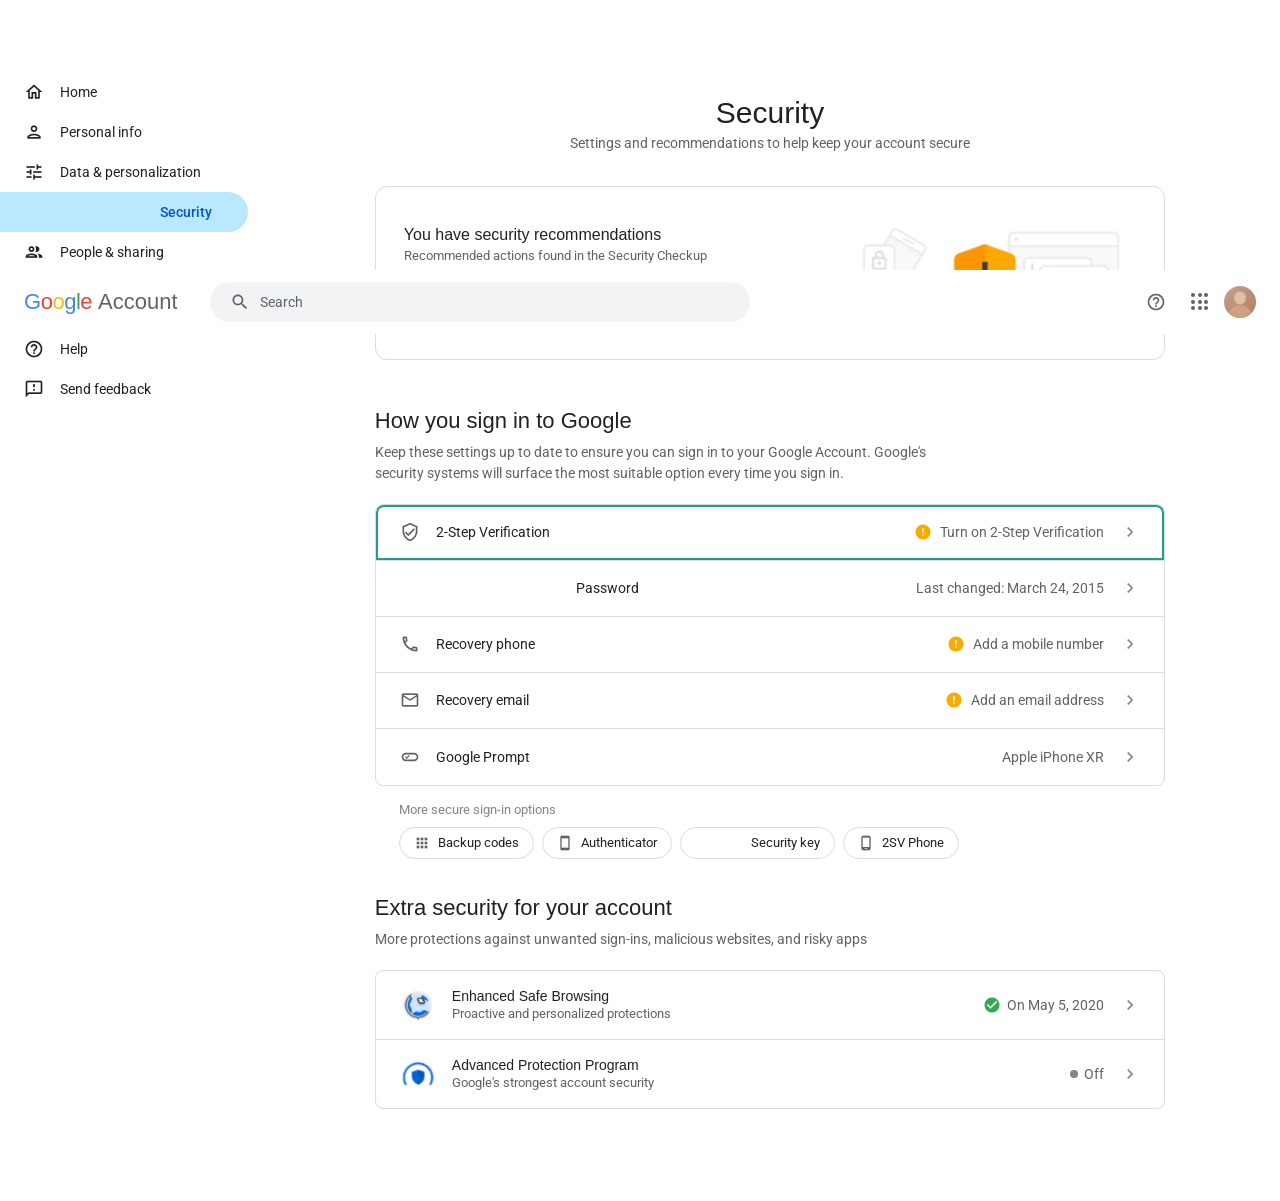
<file: prototypes/google-security/google-security-v4-chips.html>
<!DOCTYPE html>
<html lang="en">
<head>
<meta charset="UTF-8">
<meta name="viewport" content="width=device-width, initial-scale=1.0">
<title>Google Account – Security (chips variant)</title>
<link href="https://fonts.googleapis.com/css2?family=Google+Sans:wght@400;500&family=Google+Sans+Text:wght@400;500&family=Roboto:wght@300;400;500&display=swap" rel="stylesheet">
<link href="https://fonts.googleapis.com/icon?family=Material+Icons&display=swap" rel="stylesheet">
<link href="https://fonts.googleapis.com/icon?family=Material+Icons+Outlined&display=swap" rel="stylesheet">
<style>
  *, *::before, *::after { margin: 0; padding: 0; box-sizing: border-box; }

  :root {
    --blue: #0054D8;
    --blue-light: #B9E8FF;
    --blue-bg: #e8f0fe;
    --blue-hover: #003da6;
    --text-1: #202124;
    --text-2: #5f6368;
    --text-3: #80868b;
    --border: #dadce0;
    --bg: #fff;
    --hover: #f1f3f4;
    --green: #188038;
    --green-icon: #34a853;
    --yellow: #f9ab00;
    --illus-bg: #e8eef7;
    --radius: 8px;
  }

  html { font-size: 16px; -webkit-font-smoothing: antialiased; }
  body {
    font-family: 'Google Sans Text', 'Roboto', sans-serif;
    background: var(--bg); color: var(--text-1); min-height: 100vh;
  }

  /* ═══ ICON HELPERS ═══ */
  .mi {
    font-family: 'Material Icons Outlined'; font-size: 20px;
    font-weight: normal; font-style: normal; line-height: 1;
    letter-spacing: normal; text-transform: none;
    display: inline-flex; align-items: center; justify-content: center;
    white-space: nowrap; direction: ltr;
    -webkit-font-smoothing: antialiased;
    color: var(--text-2);
  }
  .mi-filled {
    font-family: 'Material Icons'; font-size: 18px;
    font-weight: normal; font-style: normal; line-height: 1;
    letter-spacing: normal; text-transform: none;
    display: inline-flex; align-items: center; justify-content: center;
    width: 18px; height: 18px;
    white-space: nowrap; direction: ltr;
    -webkit-font-smoothing: antialiased;
  }

  /* ═══ TOP NAV ═══ */
  .topnav {
    display: flex; align-items: center; justify-content: space-between;
    padding: 8px 24px; border-bottom: none;
    position: sticky; top: 0; background: var(--bg); z-index: 10000; height: 64px;
  }
  .topnav-left { display: flex; align-items: center; }
  .glogo {
    font-family: 'Google Sans', sans-serif; font-size: 22px; font-weight: 500;
    letter-spacing: -0.5px; display: flex; cursor: pointer; user-select: none;
  }
  .glogo .c1 { color: #4285f4; } .glogo .c2 { color: #ea4335; }
  .glogo .c3 { color: #fbbc04; } .glogo .c4 { color: #4285f4; }
  .glogo .c5 { color: #34a853; } .glogo .c6 { color: #ea4335; }
  .glogo-label {
    font-family: 'Google Sans Text', sans-serif; font-size: 22px;
    color: var(--text-2); margin-left: 6px; font-weight: 400;
  }
  .searchbox {
    display: flex; align-items: center; gap: 10px;
    background: var(--hover); border-radius: 24px;
    padding: 10px 20px; width: 540px; margin-left: 32px;
  }
  .searchbox .mi { font-size: 20px; }
  .searchbox span { font-size: 16px; color: var(--text-2); font-family: 'Roboto', sans-serif; }
  .topnav-right { display: flex; align-items: center; gap: 4px; }
  .icon-btn {
    width: 40px; height: 40px; border-radius: 50%;
    display: flex; align-items: center; justify-content: center;
    cursor: pointer; border: none; background: transparent;
    transition: background 0.15s;
  }
  .icon-btn:hover { background: var(--hover); }
  .avatar {
    width: 32px; height: 32px; border-radius: 50%;
    overflow: hidden; cursor: pointer;
  }
  .avatar img { width: 100%; height: 100%; object-fit: cover; }
  .apps-grid {
    display: grid; grid-template-columns: repeat(3, 1fr);
    width: 18px; height: 18px; gap: 2px;
  }
  .apps-grid span { width: 4px; height: 4px; border-radius: 50%; background: var(--text-2); }

  /* ═══ M3 ROUNDED BUTTONS ═══ */
  .btn-filled {
    display: inline-flex; align-items: center; gap: 8px;
    padding: 0 24px; border-radius: 20px;
    background: var(--blue); color: #fff;
    font-family: 'Google Sans', sans-serif;
    font-size: 14px; font-weight: 500;
    border: none; cursor: pointer;
    transition: background 0.15s, box-shadow 0.2s;
    letter-spacing: 0.1px; height: 40px;
    white-space: nowrap;
  }
  .btn-filled:hover { background: var(--blue-hover); box-shadow: 0 1px 3px rgba(0,0,0,0.2); }

  .btn-outlined {
    display: inline-flex; align-items: center; gap: 8px;
    padding: 0 24px; border-radius: 20px;
    border: none; background: #B9E8FF;
    color: #1B2649; font-family: 'Google Sans', sans-serif;
    font-size: 14px; font-weight: 500; cursor: pointer;
    transition: background 0.15s; letter-spacing: 0.1px; height: 40px;
  }
  .btn-outlined:hover { background: #a4def9; }

  .btn-tonal {
    display: inline-flex; align-items: center; gap: 6px;
    padding: 0 24px; border-radius: 20px;
    border: none; background: #dff3ff;
    color: var(--blue); font-family: 'Google Sans', sans-serif;
    font-size: 14px; font-weight: 500; cursor: pointer;
    transition: background 0.15s; letter-spacing: 0.1px; height: 40px;
    position: relative; z-index: 1;
  }
  .btn-tonal:hover { background: #c5e4ff; }
  .btn-tonal .mi {
    font-size: 18px; color: var(--blue);
    transition: transform 0.3s cubic-bezier(0.4, 0, 0.2, 1);
  }

  /* ═══ MODAL ═══ */
  .modal-overlay {
    display: none; position: fixed; inset: 0;
    background: rgba(0,0,0,0.4); z-index: 10001;
    align-items: center; justify-content: center;
  }
  .modal-overlay.active { display: flex; }
  .modal {
    position: relative;
    background: var(--bg); border-radius: 16px;
    padding: 32px; max-width: 460px; width: 90%;
    max-height: 90vh; overflow-y: auto;
    box-shadow: 0 8px 32px rgba(0,0,0,0.2);
  }
  .modal-close {
    display: none;
    position: absolute; top: 12px; right: 12px;
    width: 40px; height: 40px;
    background: none; border: none;
    cursor: pointer; color: var(--text-1);
    padding: 0; line-height: 1;
    border-radius: 50%;
  }
  .modal-close:hover { background: var(--hover); }
  .modal-close .mi { font-size: 24px; }
  .modal h3 {
    font-family: 'Google Sans', sans-serif;
    font-size: 18px; font-weight: 500; margin-bottom: 12px;
  }
  .modal p {
    font-size: 14px; color: var(--text-2); line-height: 1.5;
    margin-bottom: 24px;
  }
  .modal-grid {
    display: grid; grid-template-columns: 1fr 1fr; gap: 12px;
    margin-bottom: 24px;
  }
  .modal-card {
    border: 1px solid var(--border); border-radius: 12px;
    padding: 20px 16px; display: flex; align-items: center;
    gap: 12px; cursor: pointer; transition: background 0.12s;
  }
  .modal-card:hover { background: var(--hover); }
  .modal-card img { width: 36px; height: 36px; object-fit: contain; flex-shrink: 0; }
  .modal-card svg { flex-shrink: 0; }
  .modal-card span {
    font-size: 14px; font-weight: 500;
    font-family: 'Google Sans', sans-serif;
  }
  .modal-footer {
    display: flex; justify-content: space-between;
  }
  .modal-footer button {
    background: none; border: none; cursor: pointer;
    font-family: 'Google Sans', sans-serif; font-size: 14px;
    font-weight: 500; color: var(--blue); padding: 8px 20px;
    border-radius: 20px; transition: background 0.15s;
  }
  .modal-footer button:hover { background: #dff3ff; }
  .modal-illus {
    display: flex; align-items: center;
    justify-content: center; margin-bottom: 24px;
  }
  .modal-illus svg { max-width: 100%; height: auto; }
  .page { display: none; } .page.active { display: block; }

  /* ═══ SECURITY HOME ═══ */
  .layout { display: flex; min-height: calc(100vh - 64px); }

  .sidebar {
    width: 260px; border-right: none;
    padding: 8px 12px 8px 0; flex-shrink: 0;
  }
  .sb-item {
    display: flex; align-items: center; gap: 16px;
    padding: 0 24px; height: 40px; font-size: 14px;
    color: var(--text-1); cursor: pointer; border: none;
    background: none; width: 100%; text-align: left;
    font-family: 'Google Sans Text', 'Roboto', sans-serif;
    transition: background 0.12s; border-radius: 0 20px 20px 0;
  }
  .sb-item:hover { background: var(--hover); }
  .sb-item.active {
    color: var(--blue); background: var(--blue-light);
    font-weight: 500;
  }
  .sb-item .mi { font-size: 20px; color: inherit; }
  .sb-divider { height: 1px; background: var(--border); margin: 8px 0; }

  .main {
    flex: 1; width: 68%; max-width: 68%;
    margin: 0 auto; padding: 32px 40px 80px;
  }
  .main-title {
    font-family: 'Google Sans', sans-serif;
    font-size: 30px; font-weight: 400; text-align: center;
    margin-bottom: 4px;
  }
  .main-sub {
    font-size: 14px; color: var(--text-2);
    text-align: center; margin-bottom: 32px; line-height: 1.4;
  }

  /* ── Rec Banner ── */
  .rec-banner {
    background: var(--bg); border: 1px solid var(--border);
    border-radius: 12px; padding: 24px 28px;
    display: flex; align-items: center; gap: 16px;
    margin-bottom: 48px;
  }
  .rec-banner-text {
    flex: 1 1 auto; min-width: 0;
    display: flex; flex-direction: column; align-items: flex-start;
  }
  .rec-banner-text h3, .rec-banner-text p { max-width: 640px; }
  .rec-banner-text h3 {
    font-family: 'Google Sans', sans-serif;
    font-size: 16px; font-weight: 500; margin-bottom: 4px;
  }
  .rec-banner-text p {
    font-size: 13px; color: var(--text-2); margin-bottom: 16px;
  }
  .rec-hero {
    max-height: 120px; height: auto; width: auto;
    max-width: 100%; min-width: 0;
    flex: 0 1 auto; object-fit: contain;
  }

  /* ── Sections ── */
  .sec-h {
    font-family: 'Google Sans', sans-serif;
    font-size: 22px; font-weight: 400; margin-bottom: 8px;
  }
  .sec-p {
    font-size: 14px; color: var(--text-2);
    margin-bottom: 20px; line-height: 1.5; max-width: 580px;
  }

  /* ── Rows ── */
  .card {
    border: 1px solid var(--border); border-radius: var(--radius);
    overflow: hidden; margin-bottom: 12px;
  }
  .row {
    display: flex; align-items: center;
    padding: 16px 24px; gap: 16px;
    cursor: pointer; transition: background 0.12s;
    border-bottom: 1px solid var(--border); min-height: 56px;
  }
  .row:last-child { border-bottom: none; }
  .row:hover { background: var(--hover); }
  .row-icon { display: flex; align-items: center; flex-shrink: 0; }
  .row-icon .mi { font-size: 20px; }
  .row-label { flex: 1; font-size: 14px; color: var(--text-1); }
  .row-val {
    display: flex; align-items: center; gap: 8px;
    font-size: 14px; color: var(--text-2); flex-shrink: 0;
  }
  .row-arrow { display: flex; align-items: center; flex-shrink: 0; }
  .row-arrow .mi { font-size: 20px; color: var(--text-3); }

  /* Status: filled icons, 18x18, dark grey text */
  .status-on {
    display: inline-flex; align-items: center; gap: 6px;
    color: var(--text-2); font-size: 14px;
  }
  .status-on .mi-filled { color: var(--green-icon); }

  .warn-badge {
    display: inline-flex; align-items: center; justify-content: center;
    flex-shrink: 0;
  }
  .warn-badge .mi-filled { color: var(--yellow); }

  .status-off {
    display: inline-flex; align-items: center; gap: 6px;
    color: var(--text-2); font-size: 14px;
  }
  .status-off .dot {
    width: 8px; height: 8px; border-radius: 50%;
    background: var(--text-3); flex-shrink: 0;
  }

  .more-wrap { display: flex; justify-content: flex-end; margin-bottom: 48px; }

  /* Other secure options — sits below the "How you sign in" card */
  .chip-strip {
    margin: 16px 0 0;
  }
  .chip-strip-label {
    font-size: 13px;
    color: var(--text-3);
    margin: 0 0 10px;
    padding-left: 24px;
  }
  .chip-row {
    display: flex !important;
    flex-wrap: nowrap !important;
    gap: 8px;
    overflow-x: auto;
    -webkit-overflow-scrolling: touch;
    scrollbar-width: none;
    padding: 0 24px 4px;
    min-width: 0;
  }
  .chip-row::-webkit-scrollbar { display: none; }
  .chip {
    display: inline-flex; align-items: center;
    gap: 8px;
    height: 32px;
    padding: 0 14px;
    border: 1px solid var(--border);
    border-radius: 16px;
    background: #fff;
    color: var(--text-1);
    font-size: 13px;
    font-family: inherit;
    flex-shrink: 0;
    white-space: nowrap;
  }
  .chip .mi {
    font-size: 16px;
    color: var(--text-2);
    flex-shrink: 0;
  }

  /* Guided pulse around the 2-Step Verification row — matches the row container exactly */
  .card:has(.row-pulse) { overflow: visible; }
  .row.row-pulse { position: relative; border-top-left-radius: var(--radius); border-top-right-radius: var(--radius); }
  .row.row-pulse::after {
    content: '';
    position: absolute;
    inset: 0;
    border-radius: var(--radius) var(--radius) 0 0;
    pointer-events: none;
    box-shadow: inset 0 0 0 2px rgba(32, 158, 140, 1);
    animation: row-pulse 1.4s infinite;
  }
  @keyframes row-pulse {
    0%   { box-shadow: inset 0 0 0 2px rgba(32,158,140,1), 0 0 0 0   rgba(32,158,140,0.5); }
    70%  { box-shadow: inset 0 0 0 2px rgba(32,158,140,1), 0 0 0 14px rgba(32,158,140,0); }
    100% { box-shadow: inset 0 0 0 2px rgba(32,158,140,1), 0 0 0 0   rgba(32,158,140,0); }
  }

  /* 2-Step Verification dialog */
  .dialog-overlay {
    display: none;
    position: fixed; inset: 0;
    background: rgba(60, 64, 67, 0.4);
    z-index: 10000;
    align-items: center; justify-content: center;
    padding: 24px;
  }
  .dialog-overlay.active { display: flex; }
  .dialog {
    position: relative;
    background: #fff;
    border-radius: 12px;
    box-shadow: 0 24px 48px rgba(0, 0, 0, 0.2);
    width: 100%; max-width: 420px;
    padding: 24px 24px 16px;
    font-family: 'Google Sans', 'Roboto', sans-serif;
    max-height: calc(100vh - 48px);
    overflow-y: auto;
  }
  .dialog-close {
    position: absolute;
    top: 12px; right: 12px;
    background: none; border: none; cursor: pointer;
    width: 36px; height: 36px;
    display: inline-flex; align-items: center; justify-content: center;
    border-radius: 50%;
    color: var(--text-2);
  }
  .dialog-close:hover { background: var(--hover); }
  .dialog-close .mi { font-size: 20px; }
  .dialog-title {
    margin: 0 32px 12px 0;
    font-size: 20px; font-weight: 500;
    color: var(--text-1);
  }
  .dialog-illus {
    display: flex; justify-content: center;
    margin: 4px 0 16px;
  }
  .dialog-heading {
    margin: 0 0 8px;
    font-size: 16px; font-weight: 500;
    color: var(--text-1);
  }
  .dialog-body {
    margin: 0 0 20px;
    font-size: 14px; line-height: 1.5;
    color: var(--text-2);
  }
  .dialog-link {
    color: #1a73e8;
    text-decoration: none;
  }
  .dialog-link:hover { text-decoration: underline; }
  .dialog-field-label {
    margin: 0 0 6px;
    font-size: 11px; font-weight: 500;
    letter-spacing: 0.08em;
    text-transform: uppercase;
    color: var(--text-3);
  }
  .dialog-field {
    border-bottom: 1px solid var(--border);
    padding: 6px 0;
    margin-bottom: 28px;
    transition: border-color 0.12s;
  }
  .dialog-field:focus-within {
    border-bottom-color: #1a73e8;
  }
  .dialog-field-input {
    width: 100%;
    border: none; outline: none; background: transparent;
    font-family: inherit;
    font-size: 16px;
    color: var(--text-1);
    padding: 0;
  }
  .dialog-field-input::placeholder {
    color: var(--text-3);
  }
  .dialog-actions {
    display: flex; justify-content: flex-end; gap: 8px;
    padding-top: 4px;
  }
  .dialog-btn {
    border: none; cursor: pointer;
    border-radius: 4px;
    padding: 8px 16px;
    font-family: inherit;
    font-size: 14px; font-weight: 500;
    transition: background 0.12s;
  }
  .dialog-btn-text {
    background: transparent; color: #1a73e8;
  }
  .dialog-btn-text:hover { background: rgba(26, 115, 232, 0.08); }
  .dialog-btn-filled {
    background: #1a73e8; color: #fff;
  }
  .dialog-btn-filled:hover { background: #1765cc; }

  /* ── Extra security icon circle ── */
  .extra-icon {
    width: 36px; height: 36px; border-radius: 50%;
    display: flex; align-items: center; justify-content: center;
    flex-shrink: 0; background: var(--blue-light);
  }
  .extra-icon .mi { font-size: 20px; color: var(--blue); }
  .extra-icon-img {
    width: 36px; height: 36px; flex-shrink: 0;
    display: flex; align-items: center; justify-content: center;
  }
  .extra-text {
    flex: 1; min-width: 0;
  }
  .extra-title {
    font-size: 14px; font-weight: 500; color: var(--text-1);
    font-family: 'Google Sans', sans-serif;
  }
  .extra-sub { font-size: 13px; color: var(--text-2); margin-top: 2px; }


  /* ═══ SIGN-IN OPTIONS PAGE ═══ */
  .opts-layout {
    width: 68%; max-width: 68%; margin: 0 auto; padding: 0 24px 80px;
  }
  .pg-header {
    display: flex; align-items: center; gap: 16px; padding: 12px 24px;
    position: sticky; top: 64px; background: var(--bg); z-index: 9999;
    border-bottom: 1px solid transparent; transition: border-color 0.2s;
  }
  .pg-header.scrolled {
    border-bottom-color: var(--border);
  }
  .back-btn {
    display: flex; align-items: center; justify-content: center;
    width: 40px; height: 40px; border-radius: 50%;
    cursor: pointer; border: none; background: none;
    transition: background 0.15s;
  }
  .back-btn:hover { background: var(--hover); }
  .back-btn .mi { font-size: 24px; color: var(--text-1); }
  .pg-title {
    font-family: 'Google Sans', sans-serif;
    font-size: 22px; font-weight: 400;
  }

  .hero { display: none; }
  .hero-sub {
    text-align: center; color: var(--text-2);
    font-size: 14px; line-height: 1.5; margin-bottom: 36px;
  }

  /* ── Opt sections ── */
  .opt { margin-bottom: 80px; }
  .opt-head {
    display: flex; align-items: flex-start; gap: 20px;
    padding: 8px 0 20px;
  }
  .opt-head.flip { flex-direction: row-reverse; }
  .opt-illus {
    width: 50%; min-width: 50%; height: 130px;
    border-radius: var(--radius); overflow: hidden; flex-shrink: 0;
    background: #f8f9fa;
  }
  .opt-illus svg { width: 100%; height: 100%; }
  .opt-info h2 {
    font-family: 'Google Sans', sans-serif;
    font-size: 22px; font-weight: 400;
    margin-bottom: 8px; line-height: 1.3;
  }
  .opt-info p { font-size: 14px; color: var(--text-2); line-height: 1.5; }

  .pill-wrap {
    display: flex; justify-content: center; padding: 8px 0;
    position: relative;
  }
  .pill-wrap::before {
    content: ''; position: absolute; top: 50%; left: 0; right: 0;
    height: 1px; background: #e8eaed; transform: translateY(-50%);
  }
  .opt.open .btn-tonal .mi { transform: rotate(90deg); }
  .opt.open + .sep { display: none; }
  .opt.open .pill-wrap { display: none; }

  .opt-detail {
    max-height: 0; overflow: hidden; opacity: 0;
    transition: max-height 0.4s cubic-bezier(0.4, 0, 0.2, 1), opacity 0.3s ease;
  }
  .opt.open .opt-detail { max-height: 600px; opacity: 1; }

  .opt-card {
    border: 1px solid var(--border); border-radius: var(--radius);
    overflow: hidden; margin-bottom: 8px;
  }
  .opt-row {
    display: flex; align-items: center;
    padding: 14px 20px; gap: 14px;
    cursor: pointer; transition: background 0.12s;
    border-bottom: 1px solid var(--border); min-height: 52px;
  }
  .opt-row:last-child { border-bottom: none; }
  .opt-row:hover { background: var(--hover); }
  .opt-row-icon { display: flex; align-items: center; flex-shrink: 0; }
  .opt-row-icon .mi { font-size: 20px; color: var(--text-2); }
  .opt-row-label { flex: 1; font-size: 14px; }
  .opt-row-val {
    display: flex; align-items: center; gap: 8px;
    font-size: 14px; color: var(--text-2); flex-shrink: 0;
  }
  .opt-row-arrow { display: flex; align-items: center; flex-shrink: 0; }
  .opt-row-arrow .mi { font-size: 20px; color: var(--text-3); }

  .info-link {
    display: flex; align-items: center;
    padding: 12px 20px; gap: 12px;
    border: 1px solid var(--border); border-radius: var(--radius);
    margin-bottom: 8px; cursor: pointer;
    transition: background 0.12s; color: var(--text-1);
  }
  .info-link:hover { background: #dff3ff; }
  .info-link .mi { font-size: 20px; color: var(--blue); }
  .info-link span { flex: 1; font-size: 14px; }
  .info-link .arr .mi { font-size: 20px; color: var(--blue); }

  .phone-lbl {
    padding: 14px 20px 4px; font-size: 14px; font-weight: 500;
    font-family: 'Google Sans', sans-serif;
  }
  .phone-desc {
    padding: 0 20px 10px; font-size: 12px;
    color: var(--text-2); line-height: 1.5;
  }

  .sep { display: none; }

  /* Tablet: collapse sidebar into horizontal tabs; keep default image; fluid content */
  @media (max-width: 768px) {
    .opt-head { flex-direction: column !important; gap: 14px; }
    .opt-illus { width: 100%; min-width: 0; height: 100px; }
    .layout { flex-direction: column; }
    .sidebar {
      display: flex; flex-direction: row; width: 100%; padding: 0;
      overflow-x: auto; overflow-y: hidden;
      border-bottom: 1px solid var(--border);
      position: sticky; top: 64px; background: var(--bg); z-index: 9999;
      -webkit-overflow-scrolling: touch;
      scrollbar-width: none;
    }
    .sidebar::-webkit-scrollbar { display: none; }
    .sb-divider, .sb-divider ~ .sb-item { display: none; }
    .sb-item {
      flex: 0 0 auto; width: auto; height: 48px;
      padding: 0 16px; border-radius: 0;
      border-bottom: 2px solid transparent;
      gap: 8px; white-space: nowrap; font-size: 14px;
    }
    .sb-item .mi { display: none; }
    .sb-item:hover { background: transparent; }
    .sb-item.active {
      background: transparent; color: var(--text-1);
      border-bottom-color: var(--text-1);
    }
    .main { width: 100%; max-width: 720px; margin: 0 auto; padding: 24px 20px 60px; }
    .searchbox { display: none; }
    .opts-layout { width: 100%; max-width: 720px; margin: 0 auto; }

    /* Fluid inner content */
    .main-title { font-size: 26px; }
    .rec-banner { padding: 20px 20px; gap: 12px; }
    .rec-banner-text { flex: 1 1 auto; max-width: none; }
    .rec-banner-text h3, .rec-banner-text p { max-width: none; }
    .sec-p { max-width: 100%; }
    .row { padding: 14px 18px; gap: 12px; }
  }

  /* Mobile: container gets narrow — swap hero to SVG */
  @media (max-width: 576px) {
    .rec-hero { height: 140px; max-height: 140px; width: auto; }

    /* Stack row label + status, keep caret right-aligned & centered */
    .row {
      display: grid;
      grid-template-columns: auto minmax(0, 1fr) auto;
      column-gap: 12px; row-gap: 2px;
      align-items: center;
    }
    .row-icon, .extra-icon, .extra-icon-img {
      grid-column: 1; grid-row: 1 / span 2;
      align-self: center;
    }
    .row-label, .extra-text {
      grid-column: 2; grid-row: 1;
    }
    .row-val {
      grid-column: 2; grid-row: 2;
      justify-self: start;
    }
    .row-arrow {
      grid-column: 3; grid-row: 1 / span 2;
      align-self: center;
    }

    /* Sign-in options page: stack status beneath label, caret right-centered */
    .opt-row {
      display: grid;
      grid-template-columns: auto minmax(0, 1fr) auto;
      column-gap: 12px; row-gap: 2px;
      align-items: center;
    }
    .opt-row-icon {
      grid-column: 1; grid-row: 1 / span 2;
      align-self: center;
    }
    .opt-row-label {
      grid-column: 2; grid-row: 1;
    }
    .opt-row-val {
      grid-column: 2; grid-row: 2;
      justify-self: start;
    }
    .opt-row-arrow {
      grid-column: 3; grid-row: 1 / span 2;
      align-self: center;
    }

    /* Security keys modal: fullscreen on mobile with X close in top-right */
    .modal-overlay.active {
      align-items: stretch;
      justify-content: stretch;
      z-index: 10001;
    }
    .modal {
      width: 100vw !important;
      max-width: 100% !important;
      height: 100vh;
      max-height: 100vh;
      border-radius: 0;
      padding: 56px 20px 24px;
    }
    .modal-close { display: inline-flex !important; align-items: center; justify-content: center; }
    .modal-grid { gap: 10px; }
    .modal-card { padding: 14px 12px; gap: 10px; }
    .modal-card img { width: 28px; height: 28px; }
    .modal-card span { font-size: 13px; }
  }

  @media (max-width: 420px) {
    /* Very narrow: stack the options */
    .modal-grid { grid-template-columns: 1fr; }
  }
</style>
</head>
<body>

<!-- ═══ TOP NAV ═══ -->
<nav class="topnav">
  <div class="topnav-left">
    <div class="glogo">
      <span class="c1">G</span><span class="c2">o</span><span class="c3">o</span><span class="c4">g</span><span class="c5">l</span><span class="c6">e</span>
    </div>
    <span class="glogo-label">Account</span>
    <div class="searchbox">
      <svg width="20" height="20" viewBox="0 0 24 24" fill="#5f6368"><path d="M15.5 14h-.79l-.28-.27C15.41 12.59 16 11.11 16 9.5 16 5.91 13.09 3 9.5 3S3 5.91 3 9.5 5.91 16 9.5 16c1.61 0 3.09-.59 4.23-1.57l.27.28v.79l5 4.99L20.49 19l-4.99-5zm-6 0C7.01 14 5 11.99 5 9.5S7.01 5 9.5 5 14 7.01 14 9.5 11.99 14 9.5 14z"/></svg>
      <span style="font-size:14px">Search</span>
    </div>
  </div>
  <div class="topnav-right">
    <button class="icon-btn"><span class="mi">help_outline</span></button>
    <button class="icon-btn">
      <div class="apps-grid"><span></span><span></span><span></span><span></span><span></span><span></span><span></span><span></span><span></span></div>
    </button>
    <div class="avatar"><img src="data:image/svg+xml,%3Csvg xmlns='http://www.w3.org/2000/svg' width='64' height='64'%3E%3Cdefs%3E%3ClinearGradient id='bg' x1='0' y1='0' x2='1' y2='1'%3E%3Cstop offset='0%25' stop-color='%23c8a090'/%3E%3Cstop offset='100%25' stop-color='%23b08060'/%3E%3C/linearGradient%3E%3C/defs%3E%3Crect width='64' height='64' fill='url(%23bg)'/%3E%3Cellipse cx='32' cy='24' rx='12' ry='13' fill='%23e0c0a0'/%3E%3Cellipse cx='32' cy='58' rx='22' ry='20' fill='%23d0a080'/%3E%3C/svg%3E" alt="Profile"></div>
  </div>
</nav>


<!-- ═══ PAGE 1: SECURITY HOME ═══ -->
<div class="page active" id="page-home">
  <div class="layout">
    <aside class="sidebar">
      <button class="sb-item"><span class="mi">home</span>Home</button>
      <button class="sb-item"><span class="mi">person</span>Personal info</button>
      <button class="sb-item"><span class="mi">tune</span>Data & personalization</button>
      <button class="sb-item active"><span class="mi">shield</span>Security</button>
      <button class="sb-item"><span class="mi">people</span>People & sharing</button>
      <button class="sb-item"><span class="mi">payment</span>Payments & subscriptions</button>
      <div class="sb-divider"></div>
      <button class="sb-item"><span class="mi">help_outline</span>Help</button>
      <button class="sb-item"><span class="mi">feedback</span>Send feedback</button>
    </aside>

    <main class="main">
      <h1 class="main-title">Security</h1>
      <p class="main-sub">Settings and recommendations to help keep your account secure</p>

      <div class="rec-banner">
        <div class="rec-banner-text">
          <h3>You have security recommendations</h3>
          <p>Recommended actions found in the Security Checkup</p>
          <button class="btn-filled">Protect your account</button>
        </div>
        <picture>
          <source srcset="[data-uri]" type="image/svg+xml" media="(max-width: 576px)">
          <img class="rec-hero" src="[data-uri]" alt="Security recommendations">
        </picture>
      </div>

      <h2 class="sec-h">How you sign in to Google</h2>
      <p class="sec-p">Keep these settings up to date to ensure you can sign in to your Google Account. Google's security systems will surface the most suitable option every time you sign in.</p>

      <div class="card">
        <div class="row row-pulse" id="row-2sv" onclick="open2sv()">
          <div class="row-icon"><span class="mi">verified_user</span></div>
          <div class="row-label">2-Step Verification</div>
          <div class="row-val">
            <span class="warn-badge"><span class="mi-filled" style="color:var(--yellow)">error</span></span>
            Turn on 2-Step Verification
          </div>
          <div class="row-arrow"><span class="mi">chevron_right</span></div>
        </div>
        <div class="row">
          <div class="row-icon"><span class="mi">password</span></div>
          <div class="row-label">Password</div>
          <div class="row-val">Last changed: March 24, 2015</div>
          <div class="row-arrow"><span class="mi">chevron_right</span></div>
        </div>
        <div class="row">
          <div class="row-icon"><span class="mi">phone</span></div>
          <div class="row-label">Recovery phone</div>
          <div class="row-val">
            <span class="warn-badge"><span class="mi-filled" style="color:var(--yellow)">error</span></span>
            Add a mobile number
          </div>
          <div class="row-arrow"><span class="mi">chevron_right</span></div>
        </div>
        <div class="row">
          <div class="row-icon"><span class="mi">mail</span></div>
          <div class="row-label">Recovery email</div>
          <div class="row-val">
            <span class="warn-badge"><span class="mi-filled" style="color:var(--yellow)">error</span></span>
            Add an email address
          </div>
          <div class="row-arrow"><span class="mi">chevron_right</span></div>
        </div>
        <div class="row">
          <div class="row-icon"><svg width="20" height="20" viewBox="0 0 24 24" fill="#5f6368" xmlns="http://www.w3.org/2000/svg"><path d="M7 17C5.61667 17 4.4375 16.5125 3.4625 15.5375C2.4875 14.5625 2 13.3833 2 12C2 10.6167 2.4875 9.4375 3.4625 8.4625C4.4375 7.4875 5.61667 7 7 7H17C18.3833 7 19.5625 7.4875 20.5375 8.4625C21.5125 9.4375 22 10.6167 22 12C22 13.3833 21.5125 14.5625 20.5375 15.5375C19.5625 16.5125 18.3833 17 17 17H7ZM7 15H17C17.8333 15 18.5417 14.7083 19.125 14.125C19.7083 13.5417 20 12.8333 20 12C20 11.1667 19.7083 10.4583 19.125 9.875C18.5417 9.29167 17.8333 9 17 9H7C6.16667 9 5.45833 9.29167 4.875 9.875C4.29167 10.4583 4 11.1667 4 12C4 12.8333 4.29167 13.5417 4.875 14.125C5.45833 14.7083 6.16667 15 7 15ZM8.05 14.3L11.6 10.75L10.55 9.7L8.05 12.2L7.05 11.2L6 12.25L8.05 14.3Z"/></svg></div>
          <div class="row-label">Google Prompt</div>
          <div class="row-val">Apple iPhone XR</div>
          <div class="row-arrow"><span class="mi">chevron_right</span></div>
        </div>
      </div>
      <div class="chip-strip">
        <p class="chip-strip-label">More secure sign-in options</p>
        <div class="chip-row">
          <span class="chip"><span class="mi">apps</span>Backup codes</span>
          <span class="chip"><span class="mi">smartphone</span>Authenticator</span>
          <span class="chip"><span class="mi">key</span>Security key</span>
          <span class="chip"><span class="mi">phone_android</span>2SV Phone</span>
        </div>
      </div>
      <div style="height: 32px;"></div>

      <h2 class="sec-h">Extra security for your account</h2>
      <p class="sec-p">More protections against unwanted sign-ins, malicious websites, and risky apps</p>

      <div class="card">
        <div class="row">
          <div class="extra-icon-img">
            <img src="[data-uri]" alt="Enhanced Safe Browsing" style="width:36px;height:36px;object-fit:contain;">
          </div>
          <div class="extra-text">
            <div class="extra-title">Enhanced Safe Browsing</div>
            <div class="extra-sub">Proactive and personalized protections</div>
          </div>
          <div class="row-val">
            <span class="status-on"><span class="mi-filled">check_circle</span> On May 5, 2020</span>
          </div>
          <div class="row-arrow"><span class="mi">chevron_right</span></div>
        </div>
        <div class="row">
          <div class="extra-icon-img">
            <img src="[data-uri]" alt="Advanced Protection Program" style="width:36px;height:36px;object-fit:contain;">
          </div>
          <div class="extra-text">
            <div class="extra-title">Advanced Protection Program</div>
            <div class="extra-sub">Google's strongest account security</div>
          </div>
          <div class="row-val">
            <span class="status-off"><span class="dot"></span> Off</span>
          </div>
          <div class="row-arrow"><span class="mi">chevron_right</span></div>
        </div>
      </div>


    </main>
  </div>
</div>

<!-- ═══ 2-STEP VERIFICATION DIALOG ═══ -->
<div class="dialog-overlay" id="dialog-2sv" onclick="if(event.target===this)close2sv()">
  <div class="dialog" role="dialog" aria-modal="true" aria-labelledby="dialog-2sv-title">
    <button class="dialog-close" aria-label="Close" onclick="close2sv()">
      <span class="mi">close</span>
    </button>
    <h3 class="dialog-title" id="dialog-2sv-title">2-Step Verification</h3>
    <div class="dialog-illus" aria-hidden="true">
      <svg width="220" height="120" viewBox="0 0 220 120" xmlns="http://www.w3.org/2000/svg">
        <!-- Lock icon -->
        <circle cx="20" cy="60" r="16" fill="none" stroke="#dadce0" stroke-width="1.5"/>
        <rect x="14" y="56" width="12" height="9" rx="1.5" fill="none" stroke="#bdc1c6" stroke-width="1.5"/>
        <path d="M16 56v-3a4 4 0 0 1 8 0v3" fill="none" stroke="#bdc1c6" stroke-width="1.5"/>
        <!-- Person icon -->
        <circle cx="58" cy="60" r="16" fill="none" stroke="#dadce0" stroke-width="1.5"/>
        <circle cx="58" cy="56" r="4" fill="none" stroke="#bdc1c6" stroke-width="1.5"/>
        <path d="M50 68c0-3 4-5 8-5s8 2 8 5" fill="none" stroke="#bdc1c6" stroke-width="1.5"/>
        <!-- Phone with dots (highlighted) -->
        <rect x="98" y="30" width="32" height="60" rx="6" fill="#fff" stroke="#1a73e8" stroke-width="1.5"/>
        <rect x="103" y="40" width="22" height="34" rx="2" fill="#1a73e8"/>
        <circle cx="107" cy="57" r="2" fill="#fff"/>
        <circle cx="114" cy="57" r="2" fill="#fff"/>
        <circle cx="121" cy="57" r="2" fill="#fff"/>
        <circle cx="114" cy="83" r="2" fill="none" stroke="#dadce0" stroke-width="1.5"/>
        <!-- Phone (call) icon -->
        <circle cx="158" cy="60" r="16" fill="none" stroke="#dadce0" stroke-width="1.5"/>
        <path d="M152 56c0-1 0-2 1-2l3 1 1 4-2 1c1 3 3 5 6 6l1-2 4 1 1 3c0 1-1 1-2 1-7 0-13-6-13-13z" fill="none" stroke="#bdc1c6" stroke-width="1.5"/>
        <!-- Message icon -->
        <circle cx="196" cy="60" r="16" fill="none" stroke="#dadce0" stroke-width="1.5"/>
        <rect x="188" y="55" width="16" height="11" rx="2" fill="none" stroke="#bdc1c6" stroke-width="1.5"/>
        <path d="M188 57l8 5 8-5" fill="none" stroke="#bdc1c6" stroke-width="1.5"/>
      </svg>
    </div>
    <h4 class="dialog-heading">Set up your second step</h4>
    <p class="dialog-body">
      Google will ask you to use your second step when you sign in, after you enter your password.
      More options may be available in <a href="#" class="dialog-link">2-Step Verification settings</a>.
    </p>
    <p class="dialog-field-label">YOUR SECOND STEP</p>
    <div class="dialog-field">
      <input type="tel" class="dialog-field-input" placeholder="Enter your phone number" autocomplete="tel">
    </div>
    <div class="dialog-actions">
      <button class="dialog-btn dialog-btn-text" onclick="close2sv()">Cancel</button>
      <button class="dialog-btn dialog-btn-filled" onclick="close2sv()">Set up</button>
    </div>
  </div>
</div>

<script>
  function open2sv() {
    var row = document.getElementById('row-2sv');
    if (row) row.classList.remove('row-pulse');
    document.getElementById('dialog-2sv').classList.add('active');
    document.body.style.overflow = 'hidden';
  }
  function close2sv() {
    document.getElementById('dialog-2sv').classList.remove('active');
    document.body.style.overflow = '';
  }
  window.addEventListener('keydown', function(e) {
    if (e.key === 'Escape') close2sv();
  });

  // On load, scroll so the pulsing 2-Step Verification row sits just below the sticky top-nav (+ horizontal tabs on narrow viewports), hiding the page title, subtitle, and recommendation banner
  function scrollPulseIntoView() {
    var row = document.getElementById('row-2sv');
    if (!row) return;
    var topnav = document.querySelector('.topnav');
    var sidebar = document.querySelector('.sidebar');
    var topnavH = topnav ? topnav.offsetHeight : 0;
    var sidebarH = 0;
    if (sidebar) {
      var pos = window.getComputedStyle(sidebar).position;
      if (pos === 'sticky' || pos === 'fixed') sidebarH = sidebar.offsetHeight;
    }
    var stickyOffset = topnavH + sidebarH;
    var rect = row.getBoundingClientRect();
    // Leave ~16px of headroom below the sticky bars so the pulse halo above the row is fully visible
    var target = window.scrollY + rect.top - stickyOffset - 16;
    window.scrollTo({ top: Math.max(0, target), behavior: 'auto' });
  }
  window.addEventListener('load', function() {
    // Run a couple of times to catch late layout shifts (font loading, images decoding)
    setTimeout(scrollPulseIntoView, 50);
    setTimeout(scrollPulseIntoView, 250);
    setTimeout(scrollPulseIntoView, 600);
  });
  window.addEventListener('resize', scrollPulseIntoView);
</script>

</body>
</html>
</file>
